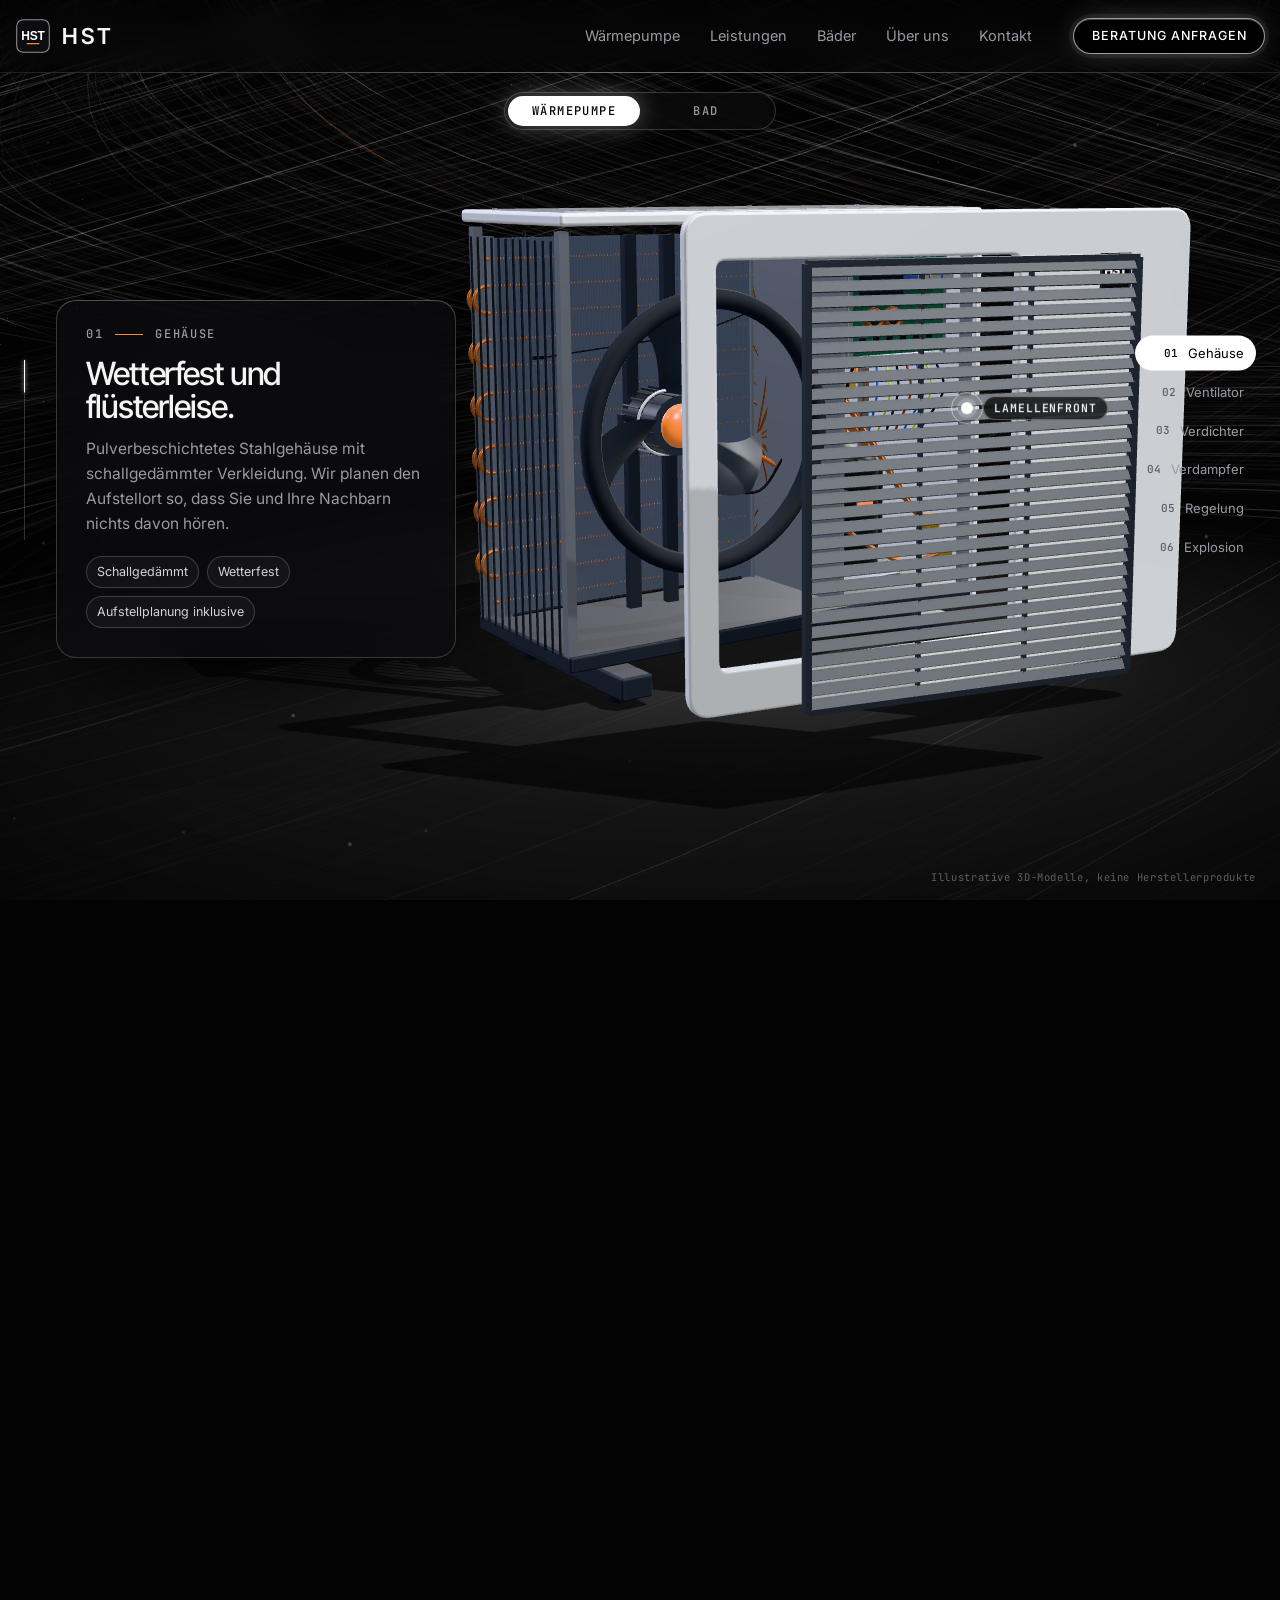
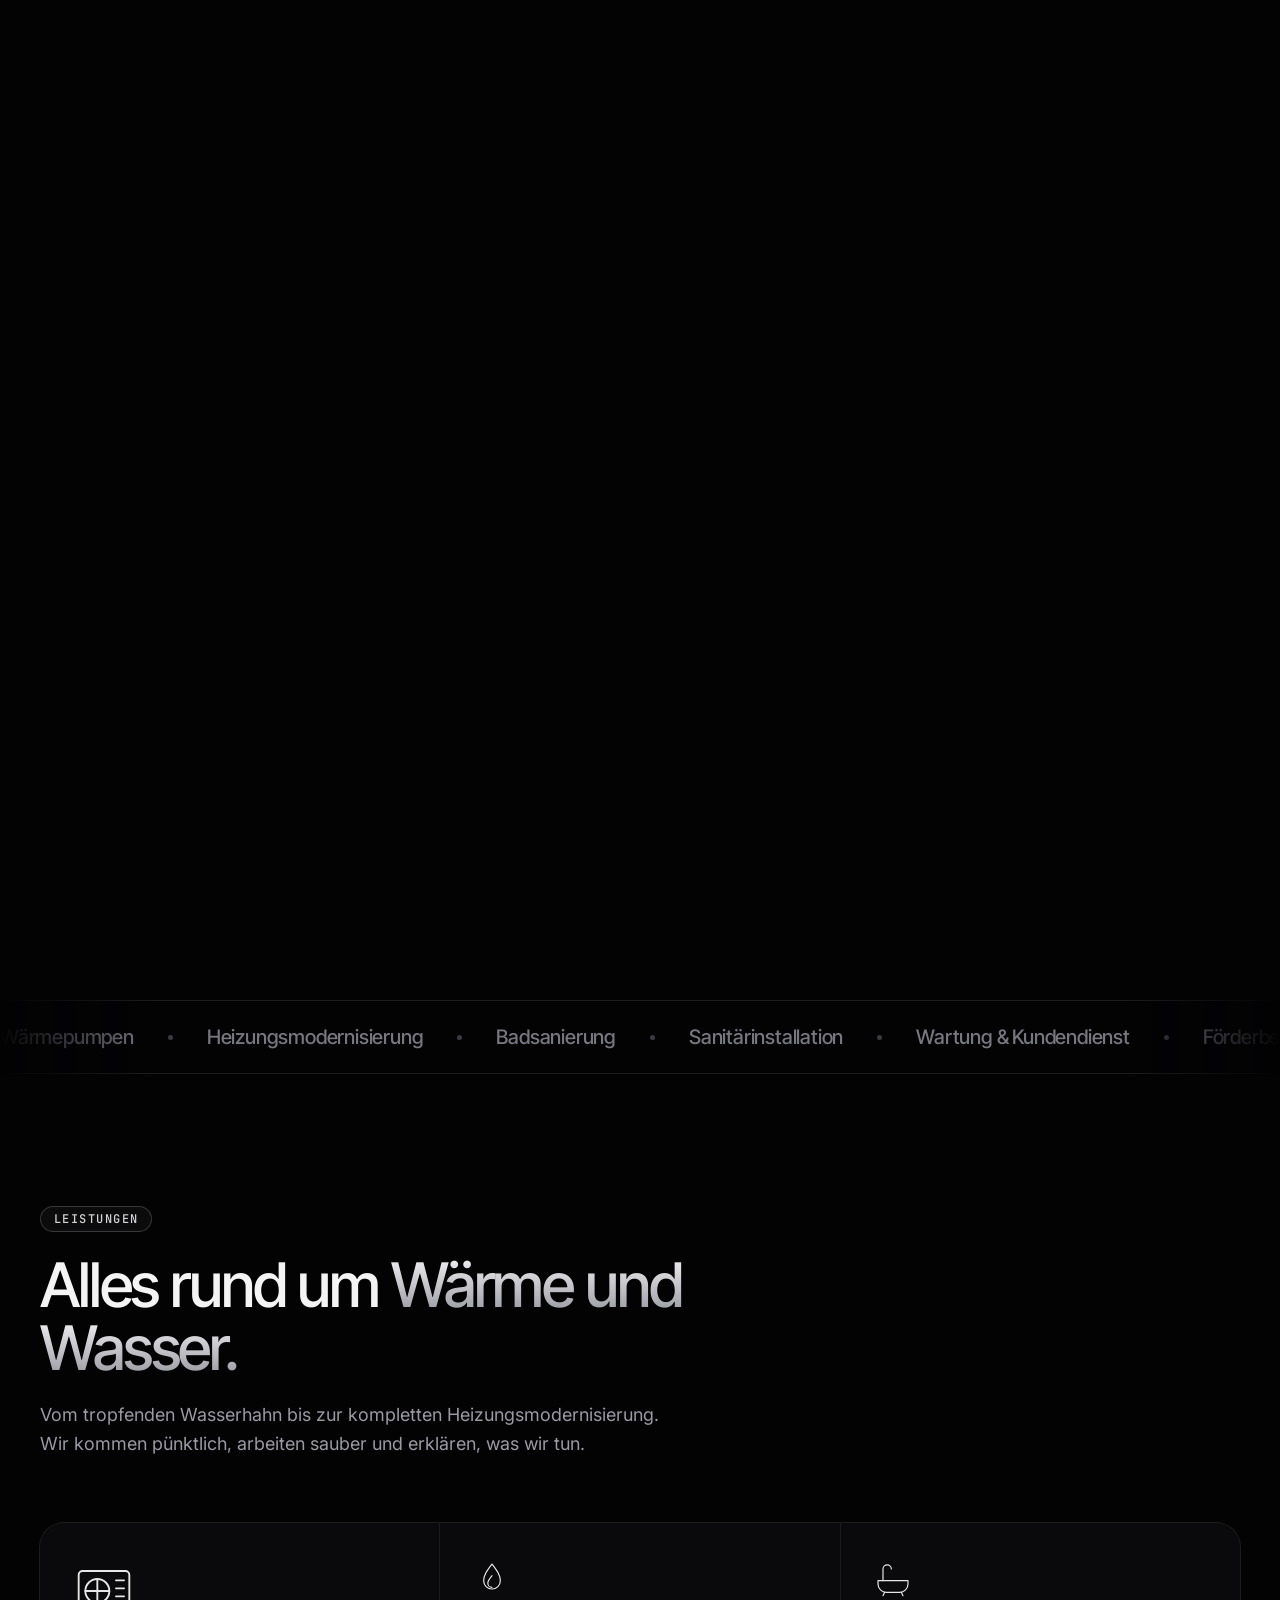
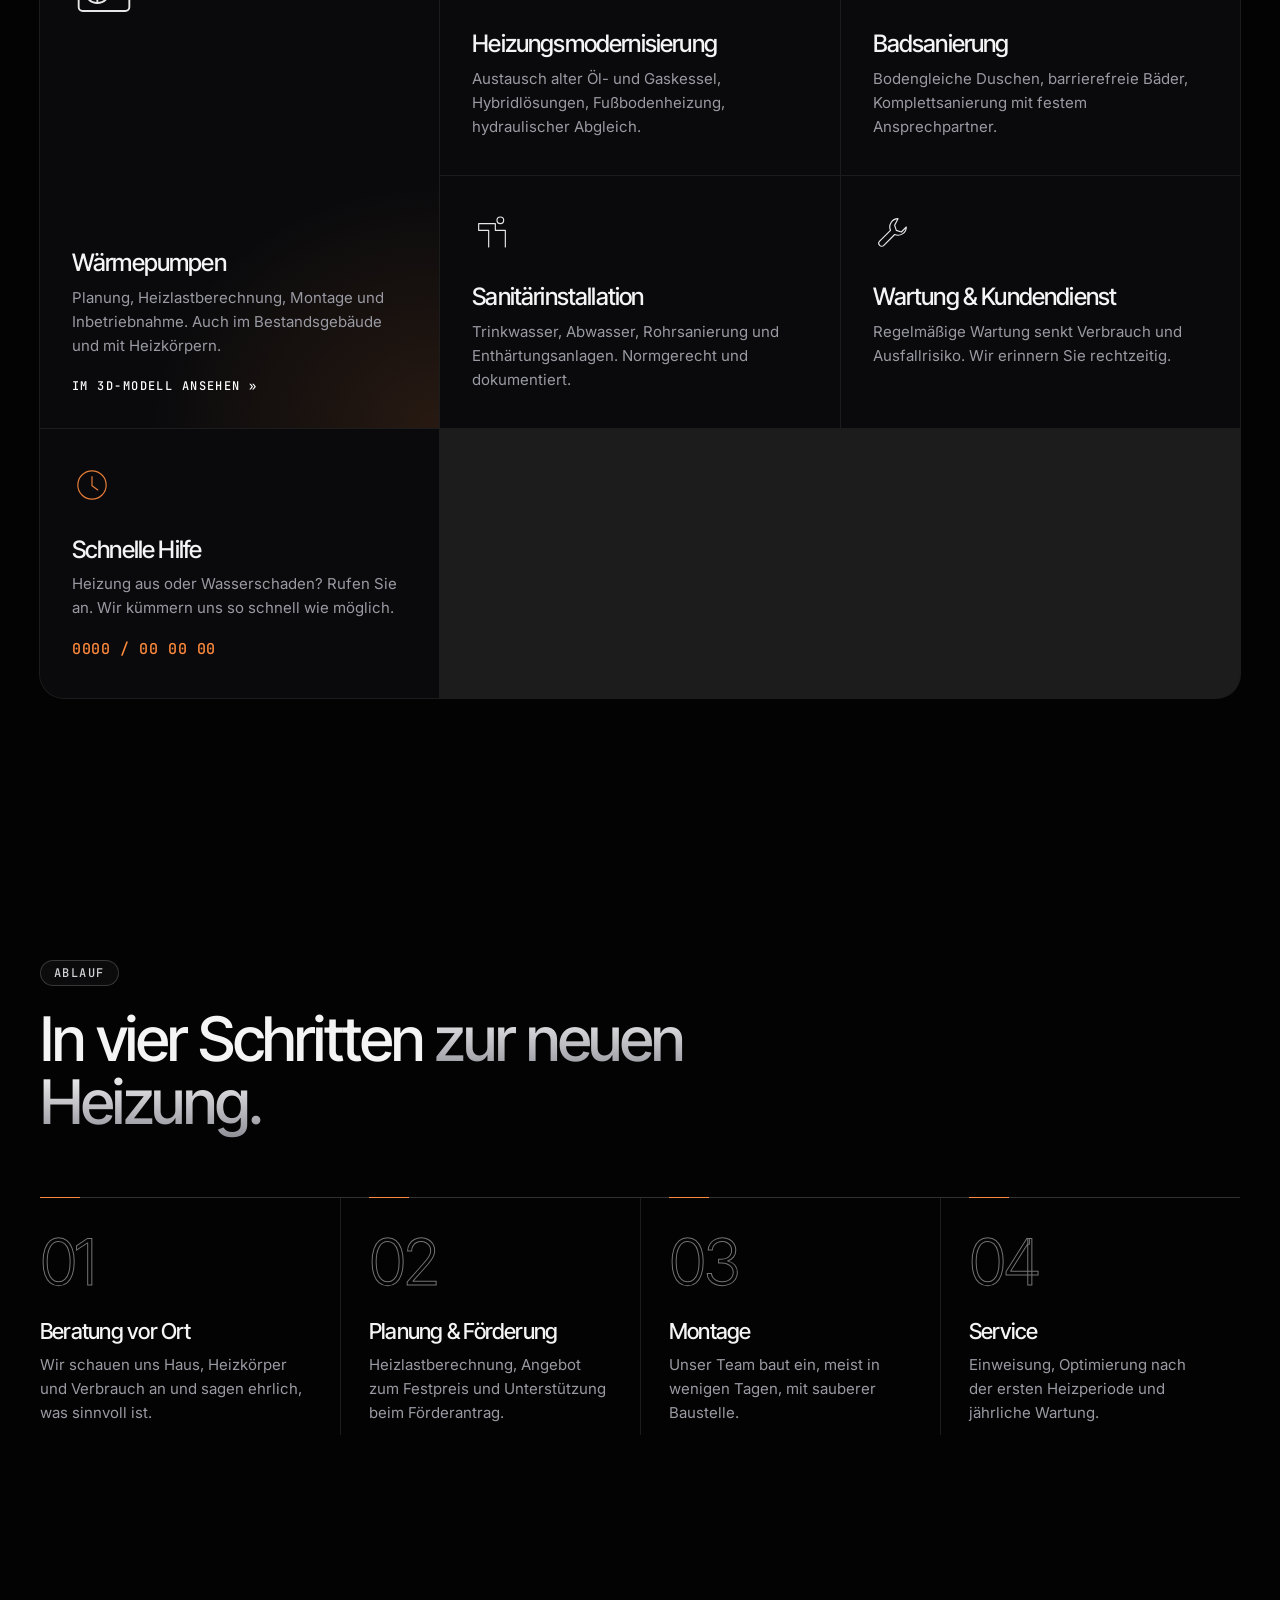
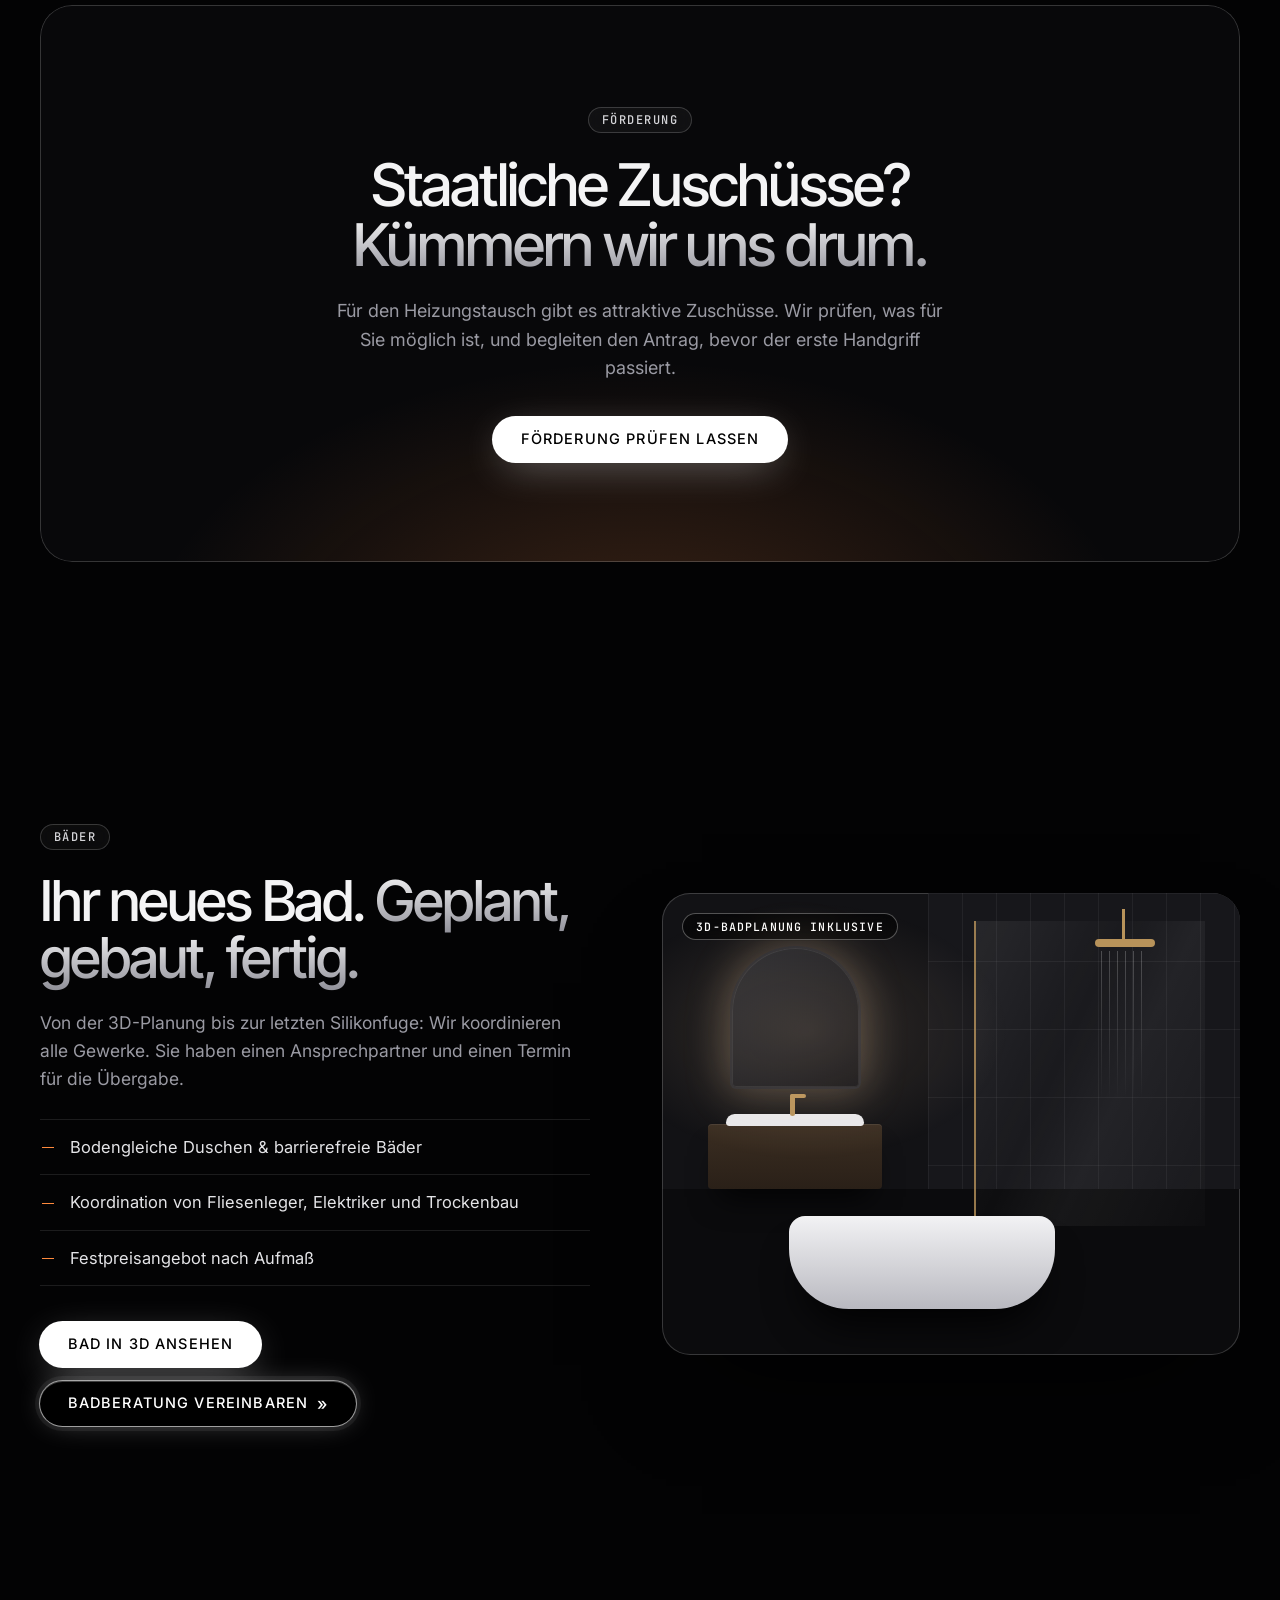
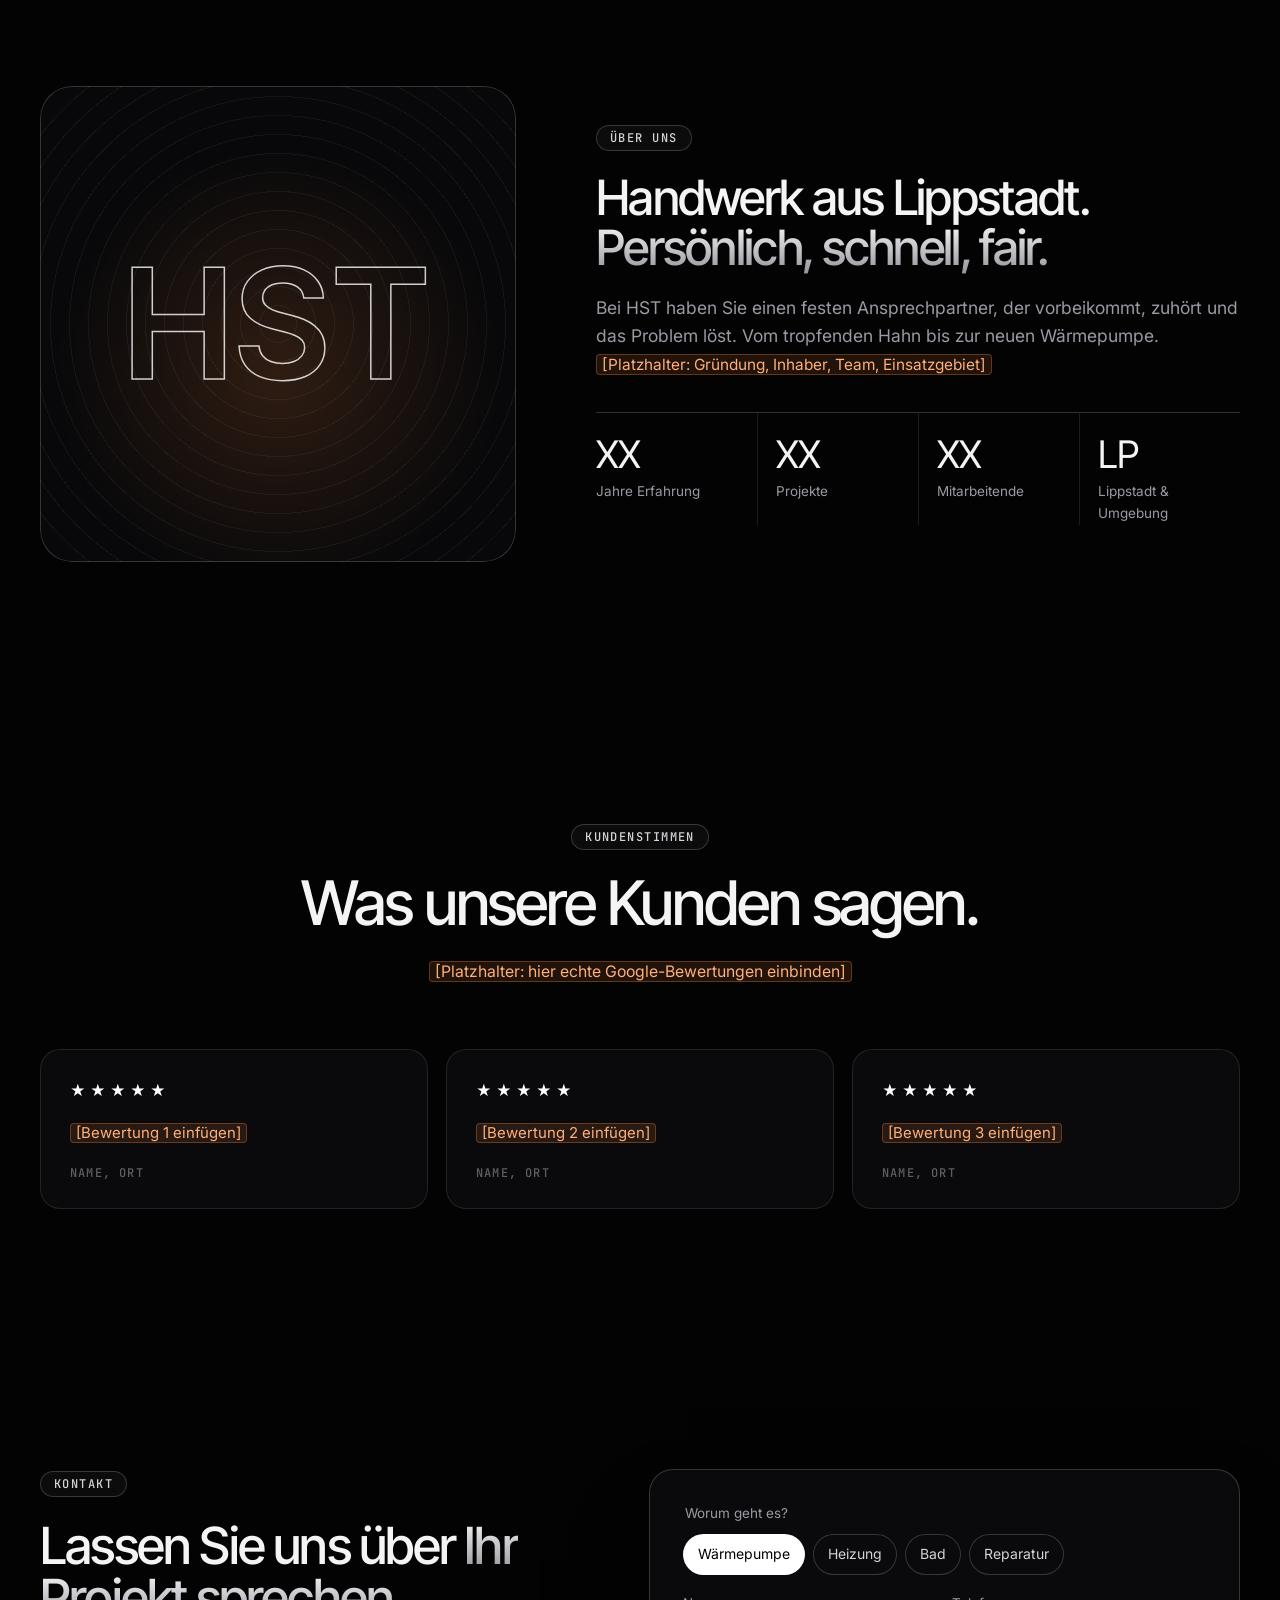
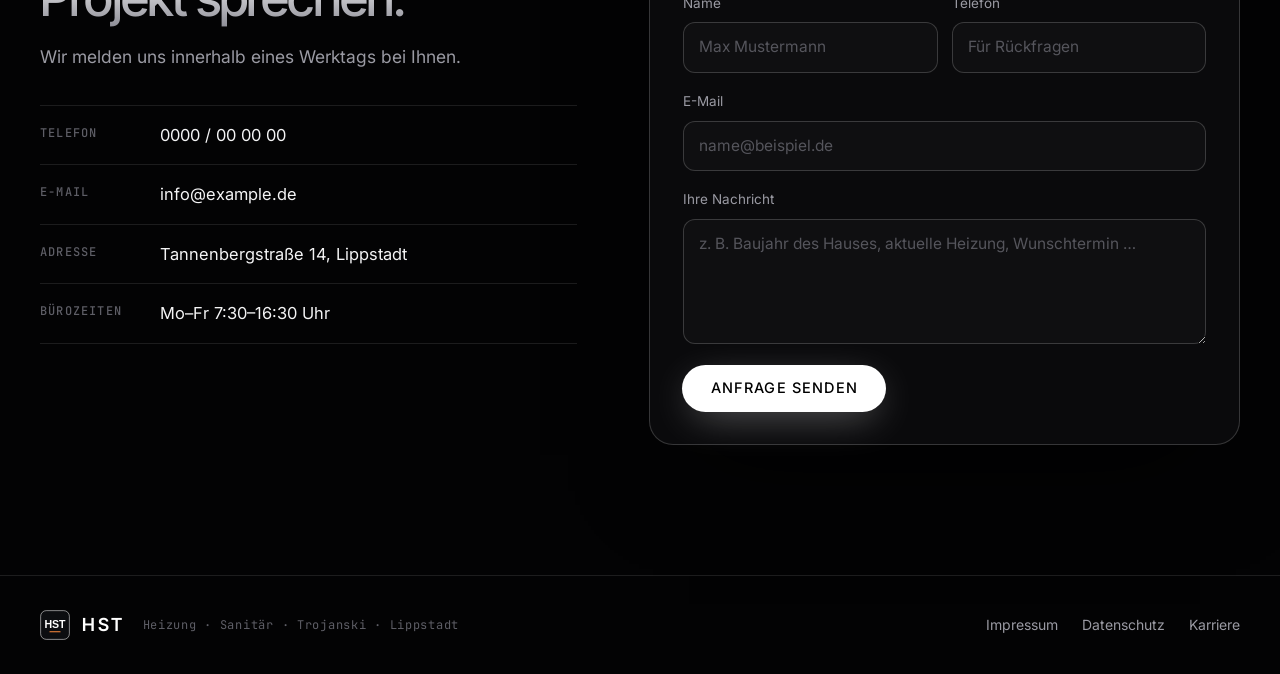
<file: site/index.html>
<!doctype html>
<html lang="de">
<head>
  <meta charset="utf-8">
  <meta name="viewport" content="width=device-width, initial-scale=1">
  <meta name="theme-color" content="#030304">
  <title>HST Heizung · Sanitär · Trojanski</title>
  <meta name="description" content="HST – Heizung, Sanitär, Trojanski: Ihr Fachbetrieb für Heizung, Bad und Wärmepumpen in Lippstadt.">
  <link rel="icon" href="assets/hst-mark.svg" type="image/svg+xml">
  <link rel="preconnect" href="https://fonts.googleapis.com">
  <link rel="preconnect" href="https://fonts.gstatic.com" crossorigin>
  <link href="https://fonts.googleapis.com/css2?family=Inter+Tight:wght@300;400;500;600&family=Inter:wght@400;500;600&family=JetBrains+Mono:wght@400;500&display=swap" rel="stylesheet">
  <link rel="stylesheet" href="css/styles.css">
  <script type="importmap">{ "imports": { "three": "./vendor/three.module.min.js" } }</script>
</head>
<body>

<header class="site-header">
  <div class="header-inner">
    <a class="brand" href="#top" aria-label="HST Startseite">
      <img src="assets/hst-mark.svg" alt="" width="34" height="34">
      <span>HST</span>
    </a>
    <nav class="main-nav" id="main-nav" aria-label="Hauptnavigation">
      <a href="#story">Wärmepumpe</a>
      <a href="#leistungen">Leistungen</a>
      <a href="#bad">Bäder</a>
      <a href="#ueber-uns">Über uns</a>
      <a href="#kontakt">Kontakt</a>
      <a class="nav-cta" href="#kontakt">Beratung anfragen</a>
    </nav>
    <a class="btn btn-outline header-btn" href="#kontakt">Beratung anfragen</a>
    <button class="menu-toggle" aria-label="Menü öffnen" aria-expanded="false" aria-controls="main-nav"><span></span><span></span><span></span></button>
  </div>
</header>

<main id="top">

  <!-- ============ Scroll-Story: Wärmepumpe ============ -->
  <section id="story" aria-label="Die Wärmepumpe im Detail">
    <div class="stage">
      <canvas id="scene" aria-hidden="true"></canvas>
      <div class="vignette" aria-hidden="true"></div>

      <div class="hero-copy" data-mode="wp">
        <p class="pill-label"><span class="pulse"></span>Heizung &amp; Sanitär · Lippstadt</p>
        <h1>Die Wärmepumpe,<br><span class="fade">sauber eingebaut.</span></h1>
        <p class="lead">Wir planen, installieren und warten Wärmepumpen, Heizungen und Bäder. <br>Persönlich, ordentlich und zu fairen Preisen.</p>
        <div class="hero-actions">
          <a class="btn btn-outline" href="#kontakt">Beratung anfragen <span aria-hidden="true">»</span></a>
          <a class="btn btn-white" href="#story-start">Wärmepumpe erkunden</a>
        </div>
      </div>

      <div class="hero-copy" data-mode="bad">
        <p class="pill-label"><span class="pulse"></span>Bäder · Lippstadt</p>
        <h1>Ihr neues Bad,<br><span class="fade">bis ins Detail geplant.</span></h1>
        <p class="lead">Freistehende Wanne, schwarze Akzente, warme Fliesen. <br>Wir bauen Bäder, in denen alles sitzt, auch das, was man nicht sieht.</p>
        <div class="hero-actions">
          <a class="btn btn-outline" href="#kontakt">Badberatung anfragen <span aria-hidden="true">»</span></a>
          <a class="btn btn-white" href="#story-start">Bad erkunden</a>
        </div>
      </div>

      <div class="mode-switch" role="group" aria-label="3D-Modell wählen" data-mode="wp">
        <button type="button" data-set-mode="wp" aria-pressed="true">Wärmepumpe</button>
        <button type="button" data-set-mode="bad" aria-pressed="false">Bad</button>
        <i aria-hidden="true"></i>
      </div>
      <p class="scroll-hint" aria-hidden="true"><span></span>Scrollen</p>

      <article class="stage-card left" data-mode="wp" data-stage="gehaeuse">
        <p class="num">01 <i></i> Gehäuse</p>
        <h2>Wetterfest und flüsterleise.</h2>
        <p>Pulverbeschichtetes Stahlgehäuse mit schallgedämmter Verkleidung. Wir planen den Aufstellort so, dass Sie und Ihre Nachbarn nichts davon hören.</p>
        <ul class="chips"><li>Schallgedämmt</li><li>Wetterfest</li><li>Aufstellplanung inklusive</li></ul>
      </article>

      <article class="stage-card right" data-mode="wp" data-stage="ventilator">
        <p class="num">02 <i></i> Ventilator</p>
        <h2>Holt die Wärme aus der Luft.</h2>
        <p>Der drehzahlgeregelte EC-Ventilator zieht Außenluft durch den Wärmetauscher. So langsam wie möglich, so schnell wie nötig.</p>
        <ul class="chips"><li>Drehzahlgeregelt</li><li>Leiser Nachtmodus</li><li>Energiesparend</li></ul>
      </article>

      <article class="stage-card left" data-mode="wp" data-stage="verdichter">
        <p class="num">03 <i></i> Verdichter</p>
        <h2>Das Herz der Anlage.</h2>
        <p>Der Inverter-Verdichter hebt die Umweltwärme auf Heiztemperatur und passt seine Leistung stufenlos an Ihr Haus an. Für Heizkörper und Fußbodenheizung.</p>
        <ul class="chips"><li>Stufenlos modulierend</li><li>Schwingungsentkoppelt</li></ul>
      </article>

      <article class="stage-card right" data-mode="wp" data-stage="verdampfer">
        <p class="num">04 <i></i> Verdampfer</p>
        <h2>Wärme, auch bei Frost.</h2>
        <p>Hunderte Aluminium-Lamellen und Kupferrohre nehmen Energie aus der Außenluft auf, auch bei Minusgraden. Die Abtauautomatik hält sie eisfrei.</p>
        <ul class="chips"><li>Abtauautomatik</li><li>Korrosionsschutz</li><li>Große Tauscherfläche</li></ul>
      </article>

      <article class="stage-card left" data-mode="wp" data-stage="regelung">
        <p class="num">05 <i></i> Regelung</p>
        <h2>Regelung, die mitdenkt.</h2>
        <p>Die Elektronik steuert Verdichter und Ventilator, die App zeigt Verbrauch und Effizienz. Wir richten alles ein und optimieren nach der ersten Heizperiode.</p>
        <ul class="chips"><li>App-Steuerung</li><li>Fernwartung</li><li>Hydraulischer Abgleich</li></ul>
      </article>

      <article class="stage-card wide" data-mode="wp" data-stage="explosion">
        <p class="num">06 <i></i> Alles aus einer Hand</p>
        <h2>Hunderte Teile. Ein Ansprechpartner.</h2>
        <p>Heizlastberechnung, Förderantrag, Montage, Inbetriebnahme und Wartung: Bei HST bleibt alles in einer Hand.</p>
        <a class="btn btn-white" href="#kontakt">Wärmepumpen-Check vereinbaren</a>
      </article>

      <article class="stage-card left" data-mode="bad" data-stage="wanne">
        <p class="num">01 <i></i> Badewanne</p>
        <h2>Freistehend und federleicht.</h2>
        <p>Rechteckwanne mit hauchdünnem Rand, frei im Raum. Darunter stecken verstellbarer Wannenträger, Ab- und Überlaufgarnitur und der Anschluss im Boden. Alles geplant, bevor die Fliesen kommen.</p>
        <ul class="chips"><li>Freistehende Wanne</li><li>Bodenstand-Armatur</li><li>Ab- &amp; Überlauf</li></ul>
      </article>

      <article class="stage-card right" data-mode="bad" data-stage="waschtisch">
        <p class="num">02 <i></i> Waschtisch</p>
        <h2>Schwarzes Aufsatzbecken auf Eiche.</h2>
        <p>Rundes Aufsatzbecken in Mattschwarz, Wandarmatur, hinterleuchteter Spiegel. Hinter der Front sitzen Eckventile, Siphon und Leitungen, exakt auf das Möbel abgestimmt.</p>
        <ul class="chips"><li>Aufsatzbecken</li><li>Wandarmatur</li><li>Unterputz-Anschlüsse</li></ul>
      </article>

      <article class="stage-card left" data-mode="bad" data-stage="vorwand">
        <p class="num">03 <i></i> Vorwandtechnik</p>
        <h2>Was hinter der Wand steckt.</h2>
        <p>Das wandhängende WC sitzt auf einem Tragrahmen mit Unterputzspülkasten. Die Vorwand verbirgt Technik und Rohre, und der Boden darunter bleibt frei und leicht zu reinigen.</p>
        <ul class="chips"><li>Wandhängendes WC</li><li>Unterputzspülkasten</li><li>Schallschutz</li></ul>
      </article>

      <article class="stage-card right" data-mode="bad" data-stage="boden">
        <p class="num">04 <i></i> Fußbodenheizung</p>
        <h2>Warme Füße, ganz ohne Heizkörper.</h2>
        <p>Unter Fliesen und Estrich liegen die Heizrohre auf der Dämmung. Mit niedriger Vorlauftemperatur ist das die ideale Ergänzung zur Wärmepumpe.</p>
        <ul class="chips"><li>Niedrige Vorlauftemperatur</li><li>Ideal mit Wärmepumpe</li><li>Gleichmäßige Wärme</li></ul>
      </article>

      <article class="stage-card wide" data-mode="bad" data-stage="explosion">
        <p class="num">05 <i></i> Alles aus einer Hand</p>
        <h2>Ein Bad. Alle Gewerke. Ein Ansprechpartner.</h2>
        <p>Sanitär, Heizung, Fliesen, Elektrik: Wir koordinieren alles, und Sie bekommen ein fertiges Bad zum Festpreis.</p>
        <a class="btn btn-white" href="#kontakt">Badberatung vereinbaren</a>
      </article>

      <div id="tag" aria-hidden="true"><i></i><span></span></div>

      <nav class="stage-nav" data-mode="wp" aria-label="Bauteile Wärmepumpe">
        <button data-stage="gehaeuse"><b>01</b><span>Gehäuse</span></button>
        <button data-stage="ventilator"><b>02</b><span>Ventilator</span></button>
        <button data-stage="verdichter"><b>03</b><span>Verdichter</span></button>
        <button data-stage="verdampfer"><b>04</b><span>Verdampfer</span></button>
        <button data-stage="regelung"><b>05</b><span>Regelung</span></button>
        <button data-stage="explosion"><b>06</b><span>Explosion</span></button>
      </nav>
      <nav class="stage-nav" data-mode="bad" aria-label="Bauteile Bad">
        <button data-stage="wanne"><b>01</b><span>Badewanne</span></button>
        <button data-stage="waschtisch"><b>02</b><span>Waschtisch</span></button>
        <button data-stage="vorwand"><b>03</b><span>Vorwand</span></button>
        <button data-stage="boden"><b>04</b><span>Fußbodenheizung</span></button>
        <button data-stage="explosion"><b>05</b><span>Explosion</span></button>
      </nav>
      <div class="story-progress" aria-hidden="true"><i></i></div>
      <div class="stage-fade" aria-hidden="true"></div>
      <p class="model-note">Illustrative 3D-Modelle, keine Herstellerprodukte</p>
    </div>
    <span id="story-start" class="story-anchor" aria-hidden="true"></span>
  </section>

  <!-- ============ Vertrauensleiste ============ -->
  <div class="trust" aria-label="Auf einen Blick">
    <div class="trust-track">
      <span>Wärmepumpen</span><i></i><span>Heizungsmodernisierung</span><i></i><span>Badsanierung</span><i></i><span>Sanitärinstallation</span><i></i><span>Wartung &amp; Kundendienst</span><i></i><span>Förderberatung</span><i></i>
      <span>Wärmepumpen</span><i></i><span>Heizungsmodernisierung</span><i></i><span>Badsanierung</span><i></i><span>Sanitärinstallation</span><i></i><span>Wartung &amp; Kundendienst</span><i></i><span>Förderberatung</span><i></i>
    </div>
  </div>

  <!-- ============ Leistungen ============ -->
  <section id="leistungen" class="section">
    <div class="wrap">
      <header class="section-head">
        <p class="pill-label">Leistungen</p>
        <h2>Alles rund um <span class="fade">Wärme und Wasser.</span></h2>
        <p>Vom tropfenden Wasserhahn bis zur kompletten Heizungsmodernisierung. Wir kommen pünktlich, arbeiten sauber und erklären, was wir tun.</p>
      </header>
      <div class="bento">
        <a class="tile tile-lg" href="#story" data-set-mode="wp">
          <svg viewBox="0 0 48 48" aria-hidden="true"><rect x="5" y="9" width="38" height="30" rx="3"/><circle cx="19" cy="24" r="9"/><path d="M19 15v18M10 24h18M33 16h6M33 22h6M33 28h6"/></svg>
          <h3>Wärmepumpen</h3>
          <p>Planung, Heizlastberechnung, Montage und Inbetriebnahme. Auch im Bestandsgebäude und mit Heizkörpern.</p>
          <span class="more">Im 3D-Modell ansehen</span>
        </a>
        <a class="tile" href="#kontakt">
          <svg viewBox="0 0 48 48" aria-hidden="true"><path d="M24 6c6 8 10 13 10 20a10 10 0 0 1-20 0c0-7 4-12 10-20z"/><path d="M24 34a5 5 0 0 1-5-5c0-3 2-5 5-9"/></svg>
          <h3>Heizungsmodernisierung</h3>
          <p>Austausch alter Öl- und Gaskessel, Hybridlösungen, Fußbodenheizung, hydraulischer Abgleich.</p>
        </a>
        <a class="tile" href="#story" data-set-mode="bad">
          <svg viewBox="0 0 48 48" aria-hidden="true"><path d="M6 26h36v4a10 10 0 0 1-10 10H16A10 10 0 0 1 6 30z"/><path d="M12 26V12a5 5 0 0 1 10 0M14 40l-2 4M34 40l2 4"/></svg>
          <h3>Badsanierung</h3>
          <p>Bodengleiche Duschen, barrierefreie Bäder, Komplettsanierung mit festem Ansprechpartner.</p>
        </a>
        <a class="tile" href="#kontakt">
          <svg viewBox="0 0 48 48" aria-hidden="true"><path d="M8 14h20v8h12v20M8 14v8h12v20"/><circle cx="34" cy="10" r="4"/></svg>
          <h3>Sanitärinstallation</h3>
          <p>Trinkwasser, Abwasser, Rohrsanierung und Enthärtungsanlagen. Normgerecht und dokumentiert.</p>
        </a>
        <a class="tile" href="#kontakt">
          <svg viewBox="0 0 48 48" aria-hidden="true"><path d="M30 8a10 10 0 0 0-9 14L8 35a3.5 3.5 0 0 0 5 5l13-13a10 10 0 0 0 14-9l-6 6-6-2-2-6z"/></svg>
          <h3>Wartung &amp; Kundendienst</h3>
          <p>Regelmäßige Wartung senkt Verbrauch und Ausfallrisiko. Wir erinnern Sie rechtzeitig.</p>
        </a>
        <a class="tile tile-accent" href="tel:+490000000000">
          <svg viewBox="0 0 48 48" aria-hidden="true"><circle cx="24" cy="24" r="17"/><path d="M24 14v11l7 5"/></svg>
          <h3>Schnelle Hilfe</h3>
          <p>Heizung aus oder Wasserschaden? Rufen Sie an. Wir kümmern uns so schnell wie möglich.</p>
          <span class="more">0000 / 00 00 00</span>
        </a>
      </div>
    </div>
  </section>

  <!-- ============ Ablauf ============ -->
  <section id="ablauf" class="section">
    <div class="wrap">
      <header class="section-head">
        <p class="pill-label">Ablauf</p>
        <h2>In vier Schritten <span class="fade">zur neuen Heizung.</span></h2>
      </header>
      <ol class="steps">
        <li><b>01</b><h3>Beratung vor Ort</h3><p>Wir schauen uns Haus, Heizkörper und Verbrauch an und sagen ehrlich, was sinnvoll ist.</p></li>
        <li><b>02</b><h3>Planung &amp; Förderung</h3><p>Heizlastberechnung, Angebot zum Festpreis und Unterstützung beim Förderantrag.</p></li>
        <li><b>03</b><h3>Montage</h3><p>Unser Team baut ein, meist in wenigen Tagen, mit sauberer Baustelle.</p></li>
        <li><b>04</b><h3>Service</h3><p>Einweisung, Optimierung nach der ersten Heizperiode und jährliche Wartung.</p></li>
      </ol>
    </div>
  </section>

  <!-- ============ Förderung ============ -->
  <section class="section funding-wrap">
    <div class="wrap">
      <div class="funding">
        <div class="funding-lines" aria-hidden="true"></div>
        <p class="pill-label">Förderung</p>
        <h2>Staatliche Zuschüsse?<br><span class="fade">Kümmern wir uns drum.</span></h2>
        <p>Für den Heizungstausch gibt es attraktive Zuschüsse. Wir prüfen, was für Sie möglich ist, und begleiten den Antrag, bevor der erste Handgriff passiert.</p>
        <a class="btn btn-white" href="#kontakt">Förderung prüfen lassen</a>
      </div>
    </div>
  </section>

  <!-- ============ Bad ============ -->
  <section id="bad" class="section">
    <div class="wrap bath-inner">
      <div class="bath-copy">
        <p class="pill-label">Bäder</p>
        <h2>Ihr neues Bad. <span class="fade">Geplant, gebaut, fertig.</span></h2>
        <p>Von der 3D-Planung bis zur letzten Silikonfuge: Wir koordinieren alle Gewerke. Sie haben einen Ansprechpartner und einen Termin für die Übergabe.</p>
        <ul class="checks">
          <li>Bodengleiche Duschen &amp; barrierefreie Bäder</li>
          <li>Koordination von Fliesenleger, Elektriker und Trockenbau</li>
          <li>Festpreisangebot nach Aufmaß</li>
        </ul>
        <div class="hero-actions left"><a class="btn btn-white" href="#story" data-set-mode="bad">Bad in 3D ansehen</a><a class="btn btn-outline" href="#kontakt">Badberatung vereinbaren <span aria-hidden="true">»</span></a></div>
      </div>
      <div class="bath-visual" aria-hidden="true">
        <div class="tiles"></div>
        <div class="mirror"></div>
        <div class="shower"><span></span></div>
        <div class="vanity"><i></i></div>
        <div class="tub"></div>
        <div class="bath-badge">3D-Badplanung inklusive</div>
      </div>
    </div>
  </section>

  <!-- ============ Über uns ============ -->
  <section id="ueber-uns" class="section">
    <div class="wrap about">
      <div class="about-mark" aria-hidden="true"><span>HST</span></div>
      <div class="about-copy">
        <p class="pill-label">Über uns</p>
        <h2>Handwerk aus Lippstadt. <span class="fade">Persönlich, schnell, fair.</span></h2>
        <p>Bei HST haben Sie einen festen Ansprechpartner, der vorbeikommt, zuhört und das Problem löst. Vom tropfenden Hahn bis zur neuen Wärmepumpe. <span class="placeholder">[Platzhalter: Gründung, Inhaber, Team, Einsatzgebiet]</span></p>
        <dl class="stats">
          <div><dt>XX</dt><dd>Jahre Erfahrung</dd></div>
          <div><dt>XX</dt><dd>Projekte</dd></div>
          <div><dt>XX</dt><dd>Mitarbeitende</dd></div>
          <div><dt>LP</dt><dd>Lippstadt &amp; Umgebung</dd></div>
        </dl>
      </div>
    </div>
  </section>

  <!-- ============ Kundenstimmen ============ -->
  <section id="stimmen" class="section">
    <div class="wrap">
      <header class="section-head center">
        <p class="pill-label">Kundenstimmen</p>
        <h2>Was unsere Kunden sagen.</h2>
        <p><span class="placeholder">[Platzhalter: hier echte Google-Bewertungen einbinden]</span></p>
      </header>
      <div class="reviews">
        <figure class="review"><div class="stars">★★★★★</div><blockquote><span class="placeholder">[Bewertung 1 einfügen]</span></blockquote><figcaption>Name, Ort</figcaption></figure>
        <figure class="review"><div class="stars">★★★★★</div><blockquote><span class="placeholder">[Bewertung 2 einfügen]</span></blockquote><figcaption>Name, Ort</figcaption></figure>
        <figure class="review"><div class="stars">★★★★★</div><blockquote><span class="placeholder">[Bewertung 3 einfügen]</span></blockquote><figcaption>Name, Ort</figcaption></figure>
      </div>
    </div>
  </section>

  <!-- ============ Kontakt ============ -->
  <section id="kontakt" class="section">
    <div class="wrap contact-inner">
      <div class="contact-copy">
        <p class="pill-label">Kontakt</p>
        <h2>Lassen Sie uns über <span class="fade">Ihr Projekt sprechen.</span></h2>
        <p>Wir melden uns innerhalb eines Werktags bei Ihnen.</p>
        <ul class="contact-list">
          <li><span>Telefon</span><a href="tel:+490000000000">0000 / 00 00 00</a></li>
          <li><span>E-Mail</span><a href="mailto:info@example.de">info@example.de</a></li>
          <li><span>Adresse</span>Tannenbergstraße 14, Lippstadt</li>
          <li><span>Bürozeiten</span>Mo–Fr 7:30–16:30 Uhr</li>
        </ul>
      </div>
      <form class="contact-form" onsubmit="event.preventDefault(); this.classList.add('sent');">
        <fieldset class="topic">
          <legend>Worum geht es?</legend>
          <label><input type="radio" name="topic" checked><span>Wärmepumpe</span></label>
          <label><input type="radio" name="topic"><span>Heizung</span></label>
          <label><input type="radio" name="topic"><span>Bad</span></label>
          <label><input type="radio" name="topic"><span>Reparatur</span></label>
        </fieldset>
        <div class="row">
          <label>Name<input type="text" placeholder="Max Mustermann" required></label>
          <label>Telefon<input type="tel" placeholder="Für Rückfragen"></label>
        </div>
        <label>E-Mail<input type="email" placeholder="name@beispiel.de" required></label>
        <label>Ihre Nachricht<textarea rows="4" placeholder="z. B. Baujahr des Hauses, aktuelle Heizung, Wunschtermin …"></textarea></label>
        <button class="btn btn-white" type="submit">Anfrage senden</button>
        <p class="sent-msg">Danke! (Mockup, es wurde nichts versendet.)</p>
      </form>
    </div>
  </section>
</main>

<footer class="site-footer">
  <div class="wrap footer-inner">
    <div class="brand"><img src="assets/hst-mark.svg" alt="" width="30" height="30"><span>HST</span><small>Heizung · Sanitär · Trojanski · Lippstadt</small></div>
    <nav><a href="#">Impressum</a><a href="#">Datenschutz</a><a href="#">Karriere</a></nav>
  </div>
</footer>

<script>
  // Mobiles Menü
  const mt = document.querySelector('.menu-toggle');
  mt.addEventListener('click', () => {
    const open = document.body.classList.toggle('menu-open');
    mt.setAttribute('aria-expanded', open);
    mt.setAttribute('aria-label', open ? 'Menü schließen' : 'Menü öffnen');
  });
  document.querySelectorAll('.main-nav a').forEach(a => a.addEventListener('click', () => { document.body.classList.remove('menu-open'); mt.setAttribute('aria-expanded', false); }));
</script>
<script type="module" src="js/main.js"></script>
</body>
</html>
</file>
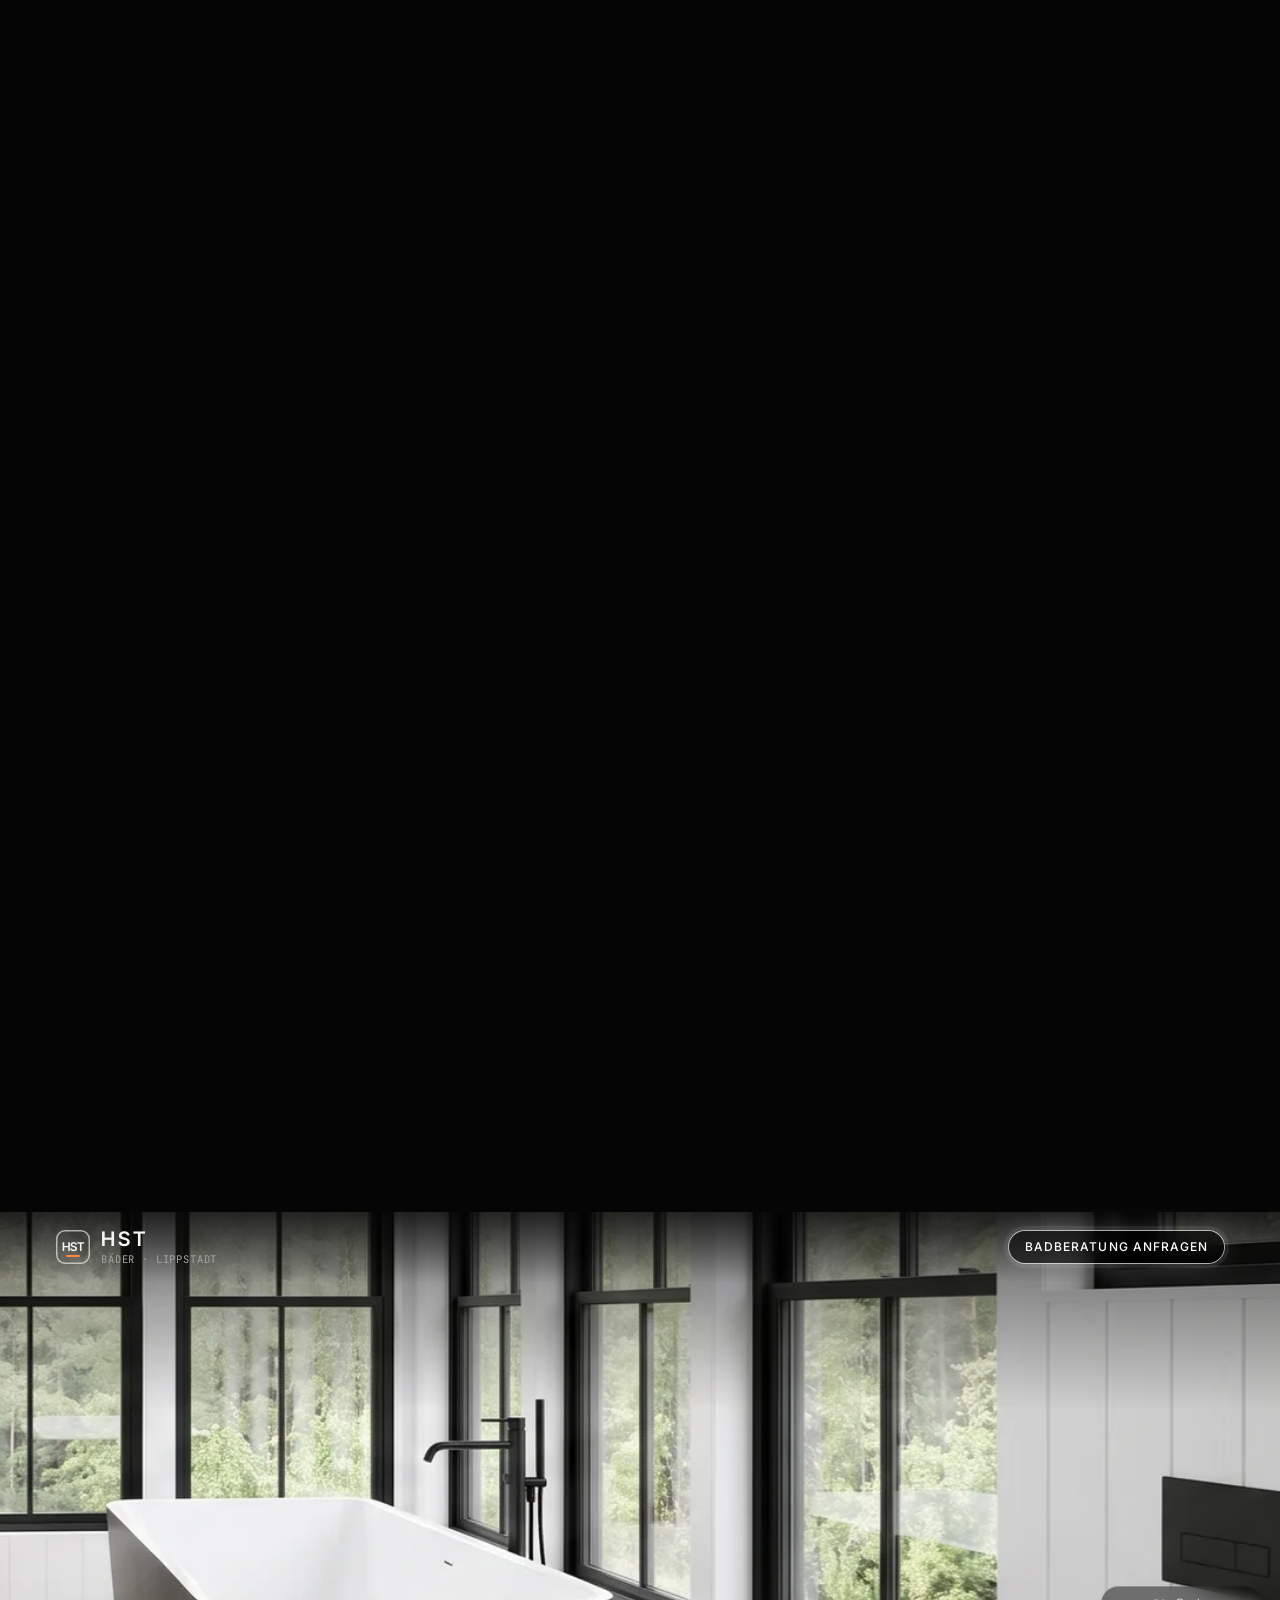
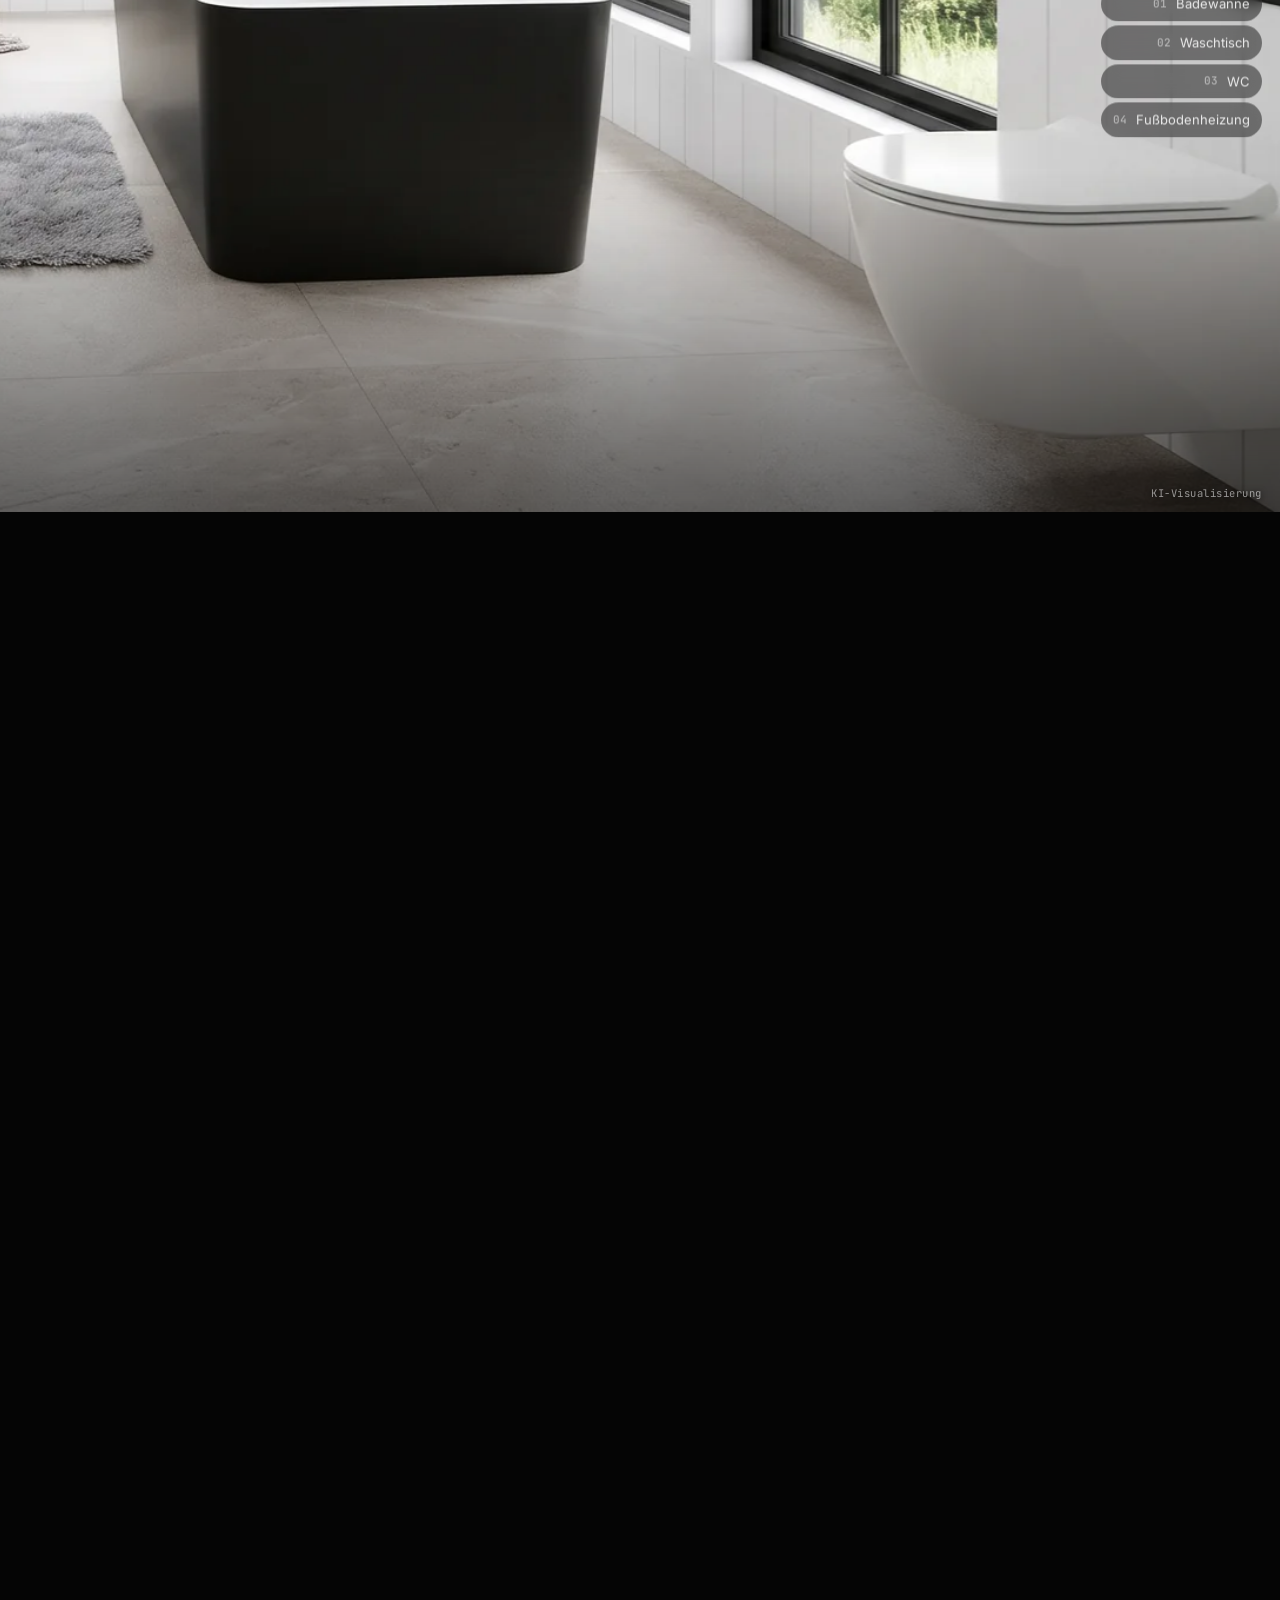
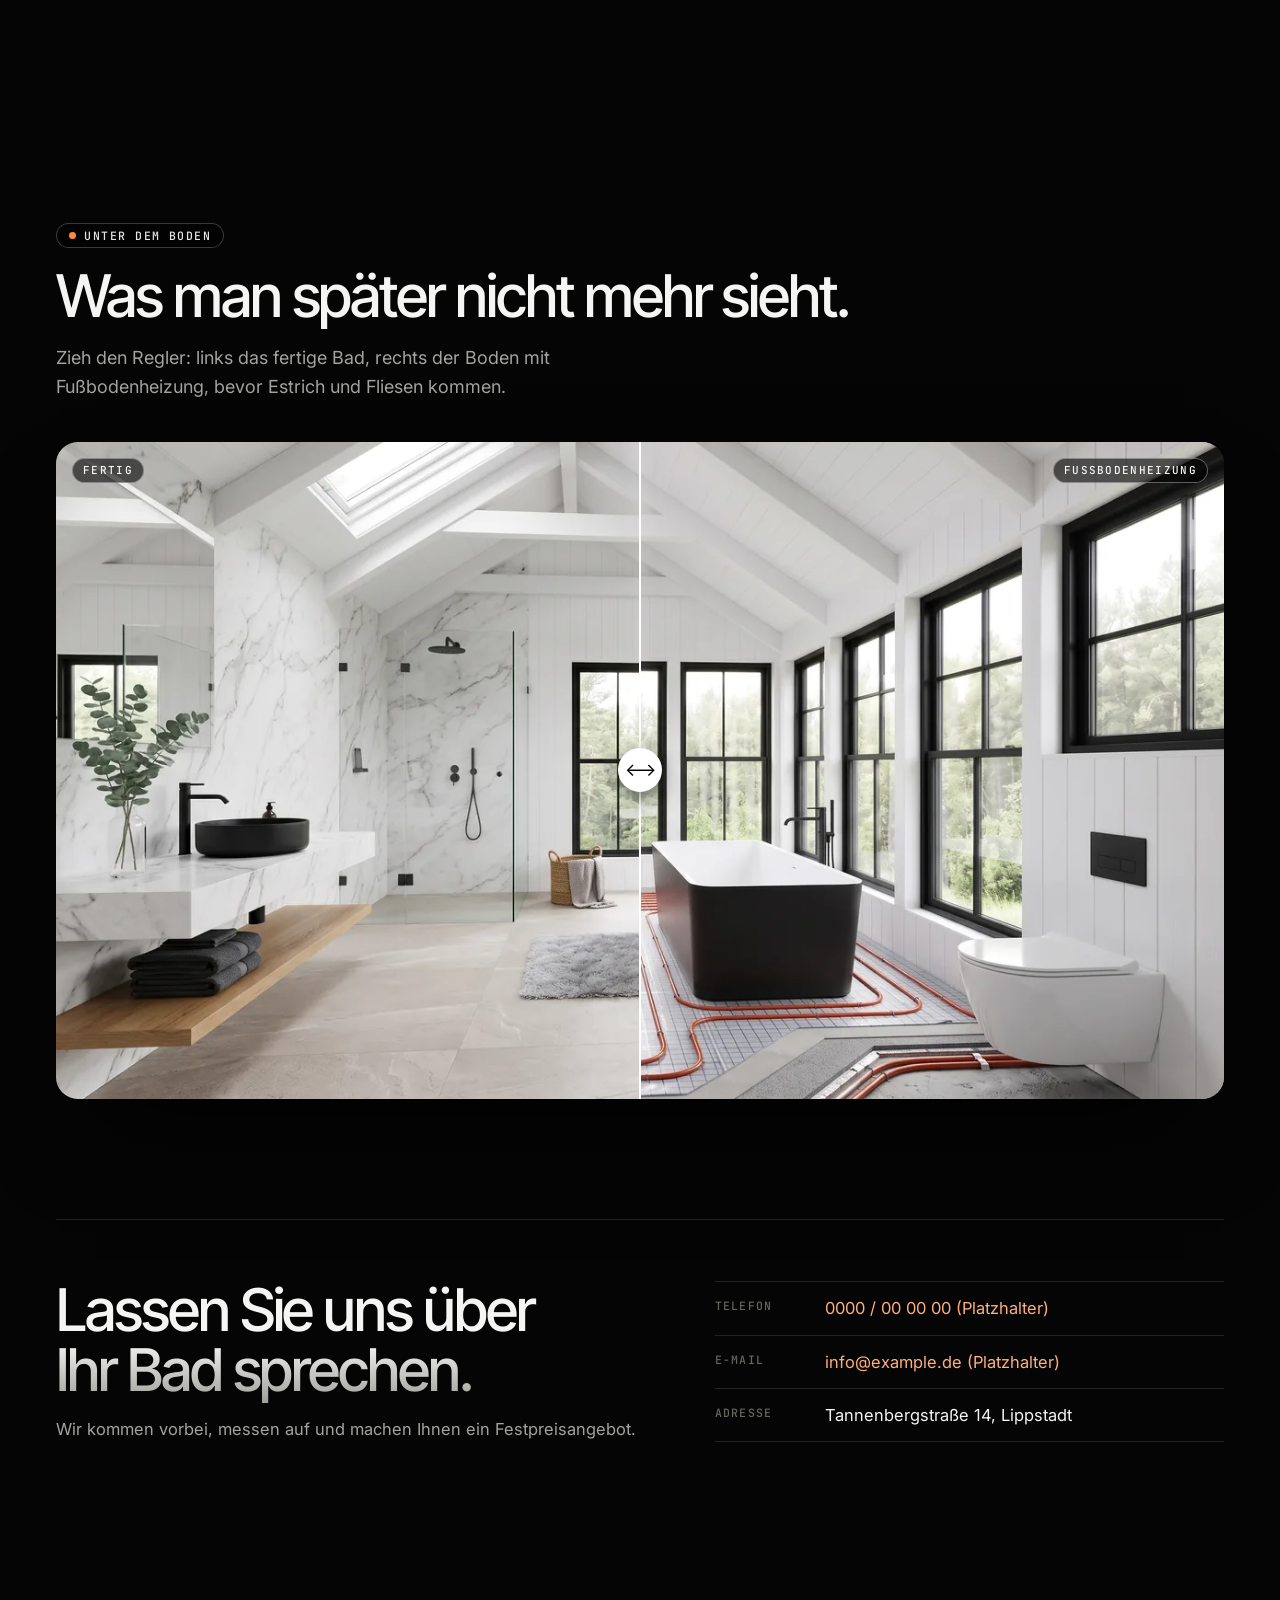
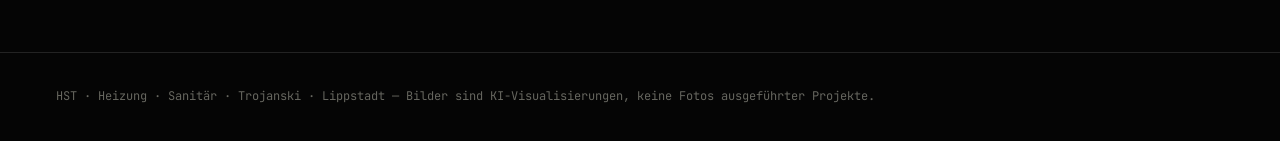
<file: site/bad.html>
<!doctype html>
<html lang="de">
<head>
<meta charset="utf-8">
<meta name="viewport" content="width=device-width, initial-scale=1, viewport-fit=cover">
<title>HST Bäder</title>
<meta name="description" content="HST – Heizung, Sanitär, Trojanski: moderne Bäder mit freistehender Wanne, Aufsatzbecken, wandhängendem WC und Fußbodenheizung.">
<meta name="theme-color" content="#050505">
<link rel="preconnect" href="https://fonts.googleapis.com">
<link rel="preconnect" href="https://fonts.gstatic.com" crossorigin>
<link href="https://fonts.googleapis.com/css2?family=Inter+Tight:wght@300;400;500;600&family=Inter:wght@400;500;600&family=JetBrains+Mono:wght@400;500&display=swap" rel="stylesheet">
<style>
/* Layout: ein bildschirmfüllendes Foto als Bühne, Kamerafahrt per Scroll, Glas-Karten darüber. Danach Vergleichs-Regler und Kontakt. */
:root {
  --bg: #050505;
  --bg-2: #0c0c0d;
  --panel: rgba(10, 10, 11, .62);
  --line: rgba(255, 255, 255, .12);
  --line-2: rgba(255, 255, 255, .22);
  --text: #f5f5f4;
  --muted: #a3a3a0;
  --dim: #66665f;
  --warm: #ff8a3d;
  --font: "Inter", system-ui, -apple-system, "Segoe UI", Roboto, sans-serif;
  --font-display: "Inter Tight", "Inter", system-ui, sans-serif;
  --font-mono: "JetBrains Mono", ui-monospace, Menlo, monospace;
  color-scheme: dark;
}
* { box-sizing: border-box; }
html { background: var(--bg); -webkit-text-size-adjust: 100%; }
body { margin: 0; background: var(--bg); color: var(--text); font: 400 16.5px/1.6 var(--font); -webkit-font-smoothing: antialiased; overflow-x: hidden; }
img { max-width: 100%; display: block; }
a { color: inherit; }
h1, h2, h3 { font-family: var(--font-display); font-weight: 500; letter-spacing: -.035em; line-height: 1.02; margin: 0; text-wrap: balance; }
.fade { background: linear-gradient(180deg, #fff 0%, #9b9b96 100%); -webkit-background-clip: text; background-clip: text; color: transparent; }
.wrap { width: min(1200px, 100%); margin-inline: auto; padding-left: max(16px, env(safe-area-inset-left, 0px)); padding-right: max(16px, env(safe-area-inset-right, 0px)); }

.btn { display: inline-flex; align-items: center; justify-content: center; gap: .6em; padding: 1.05em 1.8em; border-radius: 999px; text-decoration: none; border: 0; cursor: pointer; font: 500 13.5px/1 var(--font); letter-spacing: .09em; text-transform: uppercase; transition: transform .25s, box-shadow .25s; white-space: nowrap; }
.btn:hover { transform: translateY(-2px); }
.btn:focus-visible { outline: 2px solid #fff; outline-offset: 3px; }
.btn-white { background: #fff; color: #000; box-shadow: 0 10px 40px -10px rgba(255,255,255,.5); }
.btn-outline { background: rgba(0,0,0,.55); color: #fff; box-shadow: 0 0 0 1px rgba(255,255,255,.6), 0 0 0 5px rgba(255,255,255,.07), 0 0 30px -6px rgba(255,255,255,.35); backdrop-filter: blur(8px); }
.label { display: inline-flex; align-items: center; gap: .7em; margin: 0 0 18px; padding: 7px 13px; border-radius: 999px; font: 500 11.5px/1 var(--font-mono); letter-spacing: .13em; text-transform: uppercase; color: #e5e5e2; background: rgba(0,0,0,.35); box-shadow: inset 0 0 0 1px var(--line-2); backdrop-filter: blur(8px); }
.label i { width: 7px; height: 7px; border-radius: 50%; background: var(--warm); }

/* Header */
.site-header { position: fixed; z-index: 30; inset: 0 0 auto 0; padding-top: env(safe-area-inset-top, 0px); background: linear-gradient(rgba(5,5,5,.7), rgba(5,5,5,0)); }
.site-header .wrap { height: 70px; display: flex; align-items: center; justify-content: space-between; gap: 16px; }
.brand { display: flex; align-items: center; gap: 11px; text-decoration: none; }
.brand b { display: grid; place-items: center; width: 34px; height: 34px; border-radius: 9px; box-shadow: inset 0 0 0 1.5px rgba(255,255,255,.6); font: 600 12px/1 var(--font-display); position: relative; }
.brand b::after { content: ""; position: absolute; left: 10px; right: 10px; bottom: 7px; height: 2px; border-radius: 2px; background: var(--warm); }
.brand span { font: 600 20px/1 var(--font-display); letter-spacing: .14em; }
.brand small { display: block; font: 400 10.5px/1 var(--font-mono); letter-spacing: .08em; color: var(--muted); margin-top: 5px; text-transform: uppercase; }
.site-header .btn { padding: .85em 1.3em; font-size: 12px; }

/* Bühne */
#story { position: relative; height: 900vh; }
.stage { position: sticky; top: 0; height: 100vh; height: 100svh; overflow: hidden; background: #000; }
.photo { position: absolute; left: 0; top: 0; transform-origin: 0 0; will-change: transform; }
.photo img { position: absolute; inset: 0; width: 100%; height: 100%; max-width: none; object-fit: cover; user-select: none; -webkit-user-drag: none; }
.photo .heat { clip-path: inset(0 100% 0 0); }
.scan { position: absolute; top: 0; bottom: 0; width: 2px; margin-left: -1px; background: #fff; box-shadow: 0 0 18px 4px rgba(255,255,255,.65), 0 0 60px 18px rgba(255,138,61,.45); opacity: 0; pointer-events: none; }
.shade { position: absolute; inset: 0; pointer-events: none; background: linear-gradient(180deg, rgba(0,0,0,.55) 0%, rgba(0,0,0,0) 22%, rgba(0,0,0,0) 62%, rgba(0,0,0,.55) 100%); }
.hero-shade { position: absolute; inset: 0; pointer-events: none; background: radial-gradient(85% 75% at 30% 48%, rgba(0,0,0,.8), rgba(0,0,0,.4) 70%, rgba(0,0,0,.2)); }
.end-shade { position: absolute; inset: 0; pointer-events: none; opacity: 0; background: radial-gradient(70% 70% at 50% 50%, rgba(0,0,0,.82), rgba(0,0,0,.55)); }

.pin { position: absolute; width: 0; height: 0; opacity: 0; transition: opacity .35s; pointer-events: none; }
.pin span { position: absolute; left: 0; top: 0; transform-origin: 0 0; display: flex; align-items: center; gap: 10px; }
.pin i { position: relative; width: 14px; height: 14px; margin: -7px 0 0 -7px; border-radius: 50%; background: #fff; box-shadow: 0 0 0 4px rgba(255,255,255,.25), 0 0 22px rgba(255,255,255,.8); flex: none; }
.pin i::after { content: ""; position: absolute; inset: -11px; border-radius: 50%; border: 1px solid rgba(255,255,255,.7); animation: ring 1.8s infinite; }
@keyframes ring { from { transform: scale(.45); opacity: 1; } to { transform: scale(1.6); opacity: 0; } }
.pin em { margin-top: -7px; font: 500 11.5px/1 var(--font-mono); font-style: normal; letter-spacing: .08em; text-transform: uppercase; white-space: nowrap; padding: 7px 11px; border-radius: 999px; background: rgba(0,0,0,.7); box-shadow: inset 0 0 0 1px rgba(255,255,255,.4); backdrop-filter: blur(8px); }

.hero { position: absolute; left: max(24px, calc(50% - 560px)); top: 50%; transform: translateY(-46%); width: min(620px, 100% - 48px); will-change: opacity, transform; }
.hero h1 { font-size: clamp(44px, 6.4vw, 92px); }
.hero p { font-size: clamp(16px, 1.35vw, 19px); color: #d6d6d2; margin: 22px 0 30px; max-width: 520px; }
.hero .actions { display: flex; gap: 12px; flex-wrap: wrap; }
.hint { position: absolute; left: 50%; bottom: 24px; transform: translateX(-50%); margin: 0; display: flex; flex-direction: column; align-items: center; gap: 9px; font: 500 10.5px/1 var(--font-mono); letter-spacing: .2em; text-transform: uppercase; color: rgba(255,255,255,.6); }
.hint span { width: 1px; height: 38px; background: linear-gradient(transparent, #fff); animation: drip 2s infinite; transform-origin: top; }
@keyframes drip { 0% { transform: scaleY(0); } 60% { transform: scaleY(1); opacity: 1; } 100% { opacity: 0; } }

.card { position: absolute; top: 50%; width: min(400px, 34vw); padding: 26px 28px 28px; border-radius: 20px; background: var(--panel); backdrop-filter: blur(22px) saturate(1.2); -webkit-backdrop-filter: blur(22px) saturate(1.2); box-shadow: inset 0 0 0 1px var(--line-2), inset 0 1px 0 rgba(255,255,255,.14), 0 40px 80px -30px rgba(0,0,0,.9); opacity: 0; transform: translateY(-50%); pointer-events: none; will-change: opacity, transform; }
.card.left { left: max(24px, calc(50% - 600px)); }
.card.right { right: max(24px, calc(50% - 600px)); }
.card .num { margin: 0 0 16px; display: flex; align-items: center; gap: 12px; font: 500 11.5px/1 var(--font-mono); letter-spacing: .14em; text-transform: uppercase; color: var(--muted); }
.card .num i { width: 26px; height: 1px; background: var(--warm); }
.card h2 { font-size: clamp(27px, 2.4vw, 35px); margin-bottom: 12px; }
.card p { margin: 0; color: #c4c4c0; font-size: 15.5px; }
.chips { list-style: none; padding: 0; margin: 18px 0 0; display: flex; flex-wrap: wrap; gap: 8px; }
.chips li { font-size: 12.5px; padding: 6px 11px; border-radius: 999px; color: #e2e2df; box-shadow: inset 0 0 0 1px var(--line-2); }
.layers { list-style: none; padding: 0; margin: 18px 0 0; display: grid; gap: 0; border-top: 1px solid var(--line); }
.layers li { display: grid; grid-template-columns: 14px 1fr auto; align-items: center; gap: 12px; padding: 9px 0; border-bottom: 1px solid var(--line); font-size: 14px; }
.layers li i { width: 10px; height: 10px; border-radius: 3px; }
.layers li small { font: 400 12px/1 var(--font-mono); color: var(--muted); font-variant-numeric: tabular-nums; }
.end { position: absolute; left: 50%; top: 50%; transform: translate(-50%, -50%); width: min(720px, 100% - 32px); text-align: center; opacity: 0; pointer-events: none; }
.end h2 { font-size: clamp(38px, 5.4vw, 74px); }
.end p { color: #d6d6d2; font-size: 18px; margin: 18px auto 28px; max-width: 520px; }
.end .actions { display: flex; gap: 12px; justify-content: center; flex-wrap: wrap; }

.steps-nav { position: absolute; right: max(18px, env(safe-area-inset-right, 0px)); top: 50%; transform: translateY(-50%); display: flex; flex-direction: column; gap: 4px; }
.steps-nav button { all: unset; cursor: pointer; display: flex; align-items: center; justify-content: flex-end; gap: 9px; padding: 7px 12px; border-radius: 999px; font-size: 13px; color: rgba(255,255,255,.85); background: rgba(0,0,0,.45); backdrop-filter: blur(8px); transition: background .25s, color .25s; }
.steps-nav button b { font: 500 11px/1 var(--font-mono); color: rgba(255,255,255,.5); }
.steps-nav button.active { background: #fff; color: #000; text-shadow: none; }
.steps-nav button.active b { color: #000; }
.steps-nav button:focus-visible { outline: 1px solid #fff; }
.note { position: absolute; right: 18px; bottom: 14px; margin: 0; font: 400 10.5px/1 var(--font-mono); letter-spacing: .05em; color: rgba(255,255,255,.55); text-shadow: 0 1px 6px #000; }

/* Vergleich */
.section { padding-block: 120px; }
.section h2 { font-size: clamp(36px, 4.6vw, 62px); }
.section .lead { color: var(--muted); font-size: 18px; margin: 18px 0 40px; max-width: 620px; }
.compare { position: relative; aspect-ratio: 16 / 9; max-width: 100%; border-radius: 22px; overflow: hidden; box-shadow: inset 0 0 0 1px var(--line-2), 0 50px 100px -40px rgba(0,0,0,.9); background: #000; }
.compare img { position: absolute; inset: 0; width: 100%; height: 100%; object-fit: cover; }
.compare .after { clip-path: inset(0 0 0 50%); }
.compare .bar { position: absolute; top: 0; bottom: 0; left: 50%; width: 2px; margin-left: -1px; background: #fff; box-shadow: 0 0 16px rgba(255,255,255,.7); pointer-events: none; }
.compare .bar::after { content: "⟷"; position: absolute; top: 50%; left: 50%; transform: translate(-50%, -50%); display: grid; place-items: center; width: 44px; height: 44px; border-radius: 50%; background: #fff; color: #000; font-size: 18px; box-shadow: 0 6px 20px rgba(0,0,0,.5); }
.compare input { position: absolute; inset: 0; width: 100%; height: 100%; margin: 0; opacity: 0; cursor: ew-resize; }
.compare input:focus-visible + .bar::after { outline: 2px solid #fff; outline-offset: 3px; }
.compare .tag { position: absolute; top: 16px; font: 500 11px/1 var(--font-mono); letter-spacing: .12em; text-transform: uppercase; padding: 7px 11px; border-radius: 999px; background: rgba(0,0,0,.6); box-shadow: inset 0 0 0 1px rgba(255,255,255,.35); pointer-events: none; }
.compare .tag.l { left: 16px; } .compare .tag.r { right: 16px; }

.contact { display: grid; grid-template-columns: 1.2fr 1fr; gap: 48px; align-items: end; border-top: 1px solid var(--line); padding-top: 60px; }
.contact p { color: var(--muted); margin: 16px 0 0; }
.contact dl { margin: 0; display: grid; gap: 0; border-top: 1px solid var(--line); }
.contact dl div { display: grid; grid-template-columns: 110px 1fr; padding: 13px 0; border-bottom: 1px solid var(--line); }
.contact dt { font: 500 11.5px/1.9 var(--font-mono); letter-spacing: .1em; text-transform: uppercase; color: var(--dim); }
.contact dd { margin: 0; }
.ph { color: #ffb07a; }
footer { padding-block: 34px; color: var(--dim); font: 400 12px/1.6 var(--font-mono); border-top: 1px solid var(--line); margin-top: 90px; }

@media (max-width: 820px) {
  .hero { left: 16px; right: 16px; width: auto; top: auto; bottom: 34px; transform: none; }
  .hero h1 { font-size: 42px; }
  .hero p { font-size: 15.5px; margin: 14px 0 22px; }
  .hero .btn { flex: 1 1 auto; padding: 1em 1.2em; font-size: 12.5px; }
  .hero-shade { background: linear-gradient(180deg, rgba(0,0,0,.1) 25%, rgba(0,0,0,.85) 75%); }
  .hint { display: none; }
  .card, .card.left, .card.right { left: 16px; right: 16px; width: auto; top: auto; bottom: 56px; transform: none; padding: 20px 22px; }
  .card h2 { font-size: 25px; }
  .card p { font-size: 14.5px; }
  .card .chips { display: none; }
  .card, .card.left, .card.right { top: calc(76px + env(safe-area-inset-top, 0px)); bottom: auto; }
  .layers li { padding: 6px 0; font-size: 13px; }
  .steps-nav { top: auto; bottom: 18px; left: 16px; right: 16px; transform: none; flex-direction: row; justify-content: center; gap: 2px; }
  .steps-nav button { width: 26px; height: 20px; padding: 0; justify-content: center; background: none !important; }
  .steps-nav button::before { content: ""; width: 18px; height: 2px; border-radius: 2px; background: rgba(255,255,255,.35); }
  .steps-nav button.active::before { background: #fff; }
  .steps-nav button b, .steps-nav button span { display: none; }
  .note { display: none; }
  .site-header .btn { display: none; }
  .section { padding-block: 80px; }
  .contact { grid-template-columns: 1fr; }
  .contact dl div { grid-template-columns: 1fr; }
}
@media (prefers-reduced-motion: reduce) { .pin i::after, .hint span { animation: none; } }
</style>
</head>
<body>

<header class="site-header">
  <div class="wrap">
    <a class="brand" href="#top" aria-label="HST Startseite"><b>HST</b><span>HST<small>Bäder · Lippstadt</small></span></a>
    <a class="btn btn-outline" href="#kontakt">Badberatung anfragen</a>
  </div>
</header>

<main id="top">
  <section id="story" aria-label="Ihr neues Bad im Detail">
    <div class="stage">
      <div class="photo" id="photo">
        <img class="base" src="assets/bad/bad-hero-2400.webp" srcset="assets/bad/bad-hero-1280.webp 1280w, assets/bad/bad-hero-2400.webp 2400w" sizes="(max-width: 820px) 220vw, 160vw" alt="Modernes Bad im Dachgeschoss mit freistehender schwarzer Badewanne, schwarzem Aufsatzbecken auf Marmor und wandhängendem WC">
        <img class="heat" src="assets/bad/bad-heat-2400.webp" srcset="assets/bad/bad-heat-1280.webp 1280w, assets/bad/bad-heat-2400.webp 2400w" sizes="(max-width: 820px) 220vw, 160vw" alt="Dasselbe Bad mit geöffnetem Boden: rote Heizrohre der Fußbodenheizung auf der Dämmung">
        <div class="scan" id="scan"></div>
        <div class="pin" data-stage="wanne" style="left:59.5%;top:65%"><span><i></i><em>Freistehende Wanne</em></span></div>
        <div class="pin" data-stage="waschtisch" style="left:17%;top:57%"><span><i></i><em>Aufsatzbecken</em></span></div>
        <div class="pin" data-stage="wc" style="left:85.5%;top:78%"><span><i></i><em>Wandhängendes WC</em></span></div>
        <div class="pin" data-stage="heizung" style="left:36%;top:86%"><span><i></i><em>Fußbodenheizung</em></span></div>
      </div>
      <div class="shade"></div>
      <div class="hero-shade" id="heroShade"></div>
      <div class="end-shade" id="endShade"></div>

      <div class="hero" id="hero">
        <p class="label"><i></i>Bäder von HST · Lippstadt</p>
        <h1>Ihr neues Bad.<br><span class="fade">Bis ins Detail geplant.</span></h1>
        <p>Freistehende Wanne, schwarze Akzente, warmer Boden. Wir bauen Bäder, in denen alles sitzt, auch das, was man später nicht mehr sieht.</p>
        <div class="actions">
          <a class="btn btn-white" href="#kontakt">Badberatung anfragen</a>
          <a class="btn btn-outline" href="#story-start" id="explore">Bad erkunden</a>
        </div>
      </div>
      <p class="hint" id="hint"><span></span>Scrollen</p>

      <article class="card left" data-stage="wanne">
        <p class="num">01 <i></i> Badewanne</p>
        <h2>Freistehend. Der Mittelpunkt im Raum.</h2>
        <p>Rechteckige Wanne mit schmalem Rand, außen mattschwarz, innen glänzend weiß, dazu eine Bodenstand-Armatur. Zu- und Ablauf planen wir im Boden, bevor der Estrich kommt.</p>
        <ul class="chips"><li>Freistehende Wanne</li><li>Bodenstand-Armatur</li><li>Ablauf im Boden</li></ul>
      </article>
      <article class="card right" data-stage="waschtisch">
        <p class="num">02 <i></i> Waschtisch</p>
        <h2>Schwarzes Aufsatzbecken auf Marmor.</h2>
        <p>Schwebende Marmorplatte, rundes Becken in Mattschwarz, hohe Armatur, Eichenablage darunter. Leitungen und Siphon verschwinden sauber in der Wand.</p>
        <ul class="chips"><li>Aufsatzbecken</li><li>Schwebende Platte</li><li>Unterputz-Anschlüsse</li></ul>
      </article>
      <article class="card left" data-stage="wc">
        <p class="num">03 <i></i> WC</p>
        <h2>Wandhängend und spülrandlos.</h2>
        <p>Das WC sitzt an einem Vorwandelement mit Unterputzspülkasten. Spülrandlos, leicht zu reinigen, der Boden darunter bleibt frei. Bedient wird es über eine flache schwarze Drückerplatte.</p>
        <ul class="chips"><li>Spülrandlos</li><li>Unterputzspülkasten</li><li>Vorwandtechnik</li></ul>
      </article>
      <article class="card right" data-stage="heizung">
        <p class="num">04 <i></i> Fußbodenheizung</p>
        <h2>Warm von unten.</h2>
        <p>Unter den Fliesen liegen die Heizrohre im Estrich. Gleichmäßige Wärme ohne Heizkörper, ideal mit einer Wärmepumpe.</p>
        <ul class="layers" aria-label="Aufbau des Bodens">
          <li><i style="background:#d9d3c9"></i>Fliese<small>ca. 1 cm</small></li>
          <li><i style="background:#8f8c86"></i>Estrich<small>ca. 6,5 cm</small></li>
          <li><i style="background:#e0552d"></i>Heizrohr<small>Abstand ca. 10 cm</small></li>
          <li><i style="background:#c9ccd1"></i>Dämmung<small>ca. 3–4 cm</small></li>
        </ul>
      </article>

      <div class="end" id="end">
        <p class="label"><i></i>Alles aus einer Hand</p>
        <h2>Ihr Bad.<br><span class="fade">Geplant und gebaut von HST.</span></h2>
        <p>Sanitär, Heizung, Fliesen, Elektrik: Wir koordinieren alle Gewerke, und Sie bekommen ein fertiges Bad zum Festpreis.</p>
        <div class="actions"><a class="btn btn-white" href="#kontakt">Badberatung anfragen</a><a class="btn btn-outline" href="#vergleich">Vorher und nachher</a></div>
      </div>

      <nav class="steps-nav" aria-label="Stationen">
        <button data-go="wanne"><b>01</b><span>Badewanne</span></button>
        <button data-go="waschtisch"><b>02</b><span>Waschtisch</span></button>
        <button data-go="wc"><b>03</b><span>WC</span></button>
        <button data-go="heizung"><b>04</b><span>Fußbodenheizung</span></button>
      </nav>
      <p class="note">KI-Visualisierung</p>
    </div>
    <span id="story-start" style="position:absolute;top:13%"></span>
  </section>

  <section class="section" id="vergleich">
    <div class="wrap">
      <p class="label"><i></i>Unter dem Boden</p>
      <h2>Was man später nicht mehr sieht.</h2>
      <p class="lead">Zieh den Regler: links das fertige Bad, rechts der Boden mit Fußbodenheizung, bevor Estrich und Fliesen kommen.</p>
      <div class="compare" id="compare">
        <img src="assets/bad/bad-hero-1280.webp" alt="Fertiges Bad">
        <img class="after" id="after" src="assets/bad/bad-heat-1280.webp" alt="Bad mit freigelegter Fußbodenheizung">
        <span class="tag l">Fertig</span><span class="tag r">Fußbodenheizung</span>
        <input type="range" id="cmp" min="0" max="100" value="50" aria-label="Vergleich fertiges Bad und Fußbodenheizung">
        <span class="bar" id="bar"></span>
      </div>
    </div>
  </section>

  <section class="section" id="kontakt" style="padding-top:0">
    <div class="wrap">
      <div class="contact">
        <div>
          <h2>Lassen Sie uns über <span class="fade">Ihr Bad sprechen.</span></h2>
          <p>Wir kommen vorbei, messen auf und machen Ihnen ein Festpreisangebot.</p>
        </div>
        <dl>
          <div><dt>Telefon</dt><dd class="ph">0000 / 00 00 00 (Platzhalter)</dd></div>
          <div><dt>E-Mail</dt><dd class="ph">info@example.de (Platzhalter)</dd></div>
          <div><dt>Adresse</dt><dd>Tannenbergstraße 14, Lippstadt</dd></div>
        </dl>
      </div>
    </div>
  </section>
</main>

<footer><div class="wrap">HST · Heizung · Sanitär · Trojanski · Lippstadt — Bilder sind KI-Visualisierungen, keine Fotos ausgeführter Projekte.</div></footer>

<script>
(() => {
  const IW = 2752, IH = 1536;
  const ss = (a, b, x) => { const t = Math.min(1, Math.max(0, (x - a) / (b - a))); return t * t * (3 - 2 * t); };
  const sm = t => t * t * t * (t * (t * 6 - 15) + 10);
  const lerp = (a, b, t) => a + (b - a) * t;

  // Drehbuch: Kamera je Station – z = Zoom, fx/fy = Bildpunkt (0..1), sx/sy = Bildschirmposition (0..1)
  const STAGES = [
    { id: 'hero',       from: 0.00, to: 0.07, d: { z: 1.03, fx: .55, fy: .55, sx: .55, sy: .55 }, m: { z: 1.0,  fx: .6,  fy: .55, sx: .5, sy: .5 } },
    { id: 'wanne',      from: 0.13, to: 0.27, d: { z: 1.85, fx: .6,  fy: .7,  sx: .66, sy: .56 }, m: { z: 1.0,  fx: .6,  fy: .7,  sx: .5, sy: .72 } },
    { id: 'waschtisch', from: 0.32, to: 0.46, d: { z: 2.1,  fx: .17, fy: .58, sx: .33, sy: .52 }, m: { z: 1.3,  fx: .2,  fy: .58, sx: .5, sy: .7 } },
    { id: 'wc',         from: 0.51, to: 0.65, d: { z: 1.9,  fx: .86, fy: .78, sx: .66, sy: .54 }, m: { z: 1.2,  fx: .84, fy: .78, sx: .5, sy: .74 } },
    { id: 'heizung',    from: 0.70, to: 0.88, d: { z: 1.12, fx: .42, fy: .82, sx: .4,  sy: .62 }, m: { z: 1.05, fx: .42, fy: .85, sx: .5, sy: .78 } },
    { id: 'ende',       from: 0.93, to: 1.00, d: { z: 1.0,  fx: .5,  fy: .5,  sx: .5,  sy: .5 },  m: { z: 1.0,  fx: .6,  fy: .55, sx: .5, sy: .5 } },
  ];
  const keys = mobile => STAGES.flatMap(s => { const c = mobile ? s.m : s.d; return [{ p: s.from, ...c }, { p: s.to, ...c, z: c.z * (s.id === 'ende' ? 1 : (mobile ? 1.03 : 1.05)) }]; });
  let KEYS = keys(false);
  function camAt(p) {
    let i = 0; while (i < KEYS.length - 2 && p > KEYS[i + 1].p) i++;
    const a = KEYS[i], b = KEYS[i + 1], t = sm(Math.min(1, Math.max(0, (p - a.p) / Math.max(1e-6, b.p - a.p))));
    const o = {}; for (const k of ['z', 'fx', 'fy', 'sx', 'sy']) o[k] = lerp(a[k], b[k], t); return o;
  }
  const win = (s, p) => ss(s.from - 0.01, s.from + 0.02, p) * (1 - ss(s.to - 0.01, s.to + 0.015, p));

  const story = document.getElementById('story'), stage = story.querySelector('.stage');
  const photo = document.getElementById('photo'), heat = photo.querySelector('.heat'), scan = document.getElementById('scan');
  const hero = document.getElementById('hero'), heroShade = document.getElementById('heroShade'), hint = document.getElementById('hint'), end = document.getElementById('end');
  const cards = [...document.querySelectorAll('.card')], pins = [...document.querySelectorAll('.pin')], navs = [...document.querySelectorAll('.steps-nav button')];

  let W = 0, H = 0, base = 1, mobile = false;
  function resize() {
    W = stage.clientWidth; H = stage.clientHeight; mobile = W / H < 0.9;
    base = Math.max(W / IW, H / IH);
    photo.style.width = IW * base + 'px'; photo.style.height = IH * base + 'px';
    KEYS = keys(mobile);
  }
  addEventListener('resize', resize); resize();

  let target = 0, p = 0, forced = null, last = performance.now();
  window.__setProgress = v => { forced = v; p = v; };
  const read = () => { const max = story.offsetHeight - innerHeight; target = Math.min(1, Math.max(0, (scrollY - story.offsetTop) / Math.max(1, max))); };
  addEventListener('scroll', read, { passive: true }); read();
  // ---------- Einrasten an den Stationen ----------
  // Rastpunkte als Scroll-Fortschritt: Start, Wanne, Waschtisch, WC, Fußbodenheizung (voll freigelegt), Schluss
  const SNAP = { hero: 0, wanne: 0.2, waschtisch: 0.39, wc: 0.58, heizung: 0.835, ende: 0.97 };
  const snapList = Object.values(SNAP);
  const maxScroll = () => story.offsetHeight - innerHeight;
  const yOf = v => story.offsetTop + v * maxScroll();
  const reduce = matchMedia('(prefers-reduced-motion: reduce)').matches;
  let anim = null, touching = false, idleTimer = 0, restY = scrollY;

  function glideTo(y) {
    cancelAnimationFrame(anim);
    const y0 = scrollY, dy = y - y0;
    if (Math.abs(dy) < 2) { restY = y; return; }
    if (reduce) { scrollTo(0, y); restY = y; return; }
    const dur = Math.min(950, 420 + Math.abs(dy) * 0.35), t0 = performance.now();
    const ease = t => t < 0.5 ? 4 * t * t * t : 1 - Math.pow(-2 * t + 2, 3) / 2;
    const step = now => {
      const t = Math.min(1, (now - t0) / dur);
      scrollTo(0, y0 + dy * ease(t));
      if (t < 1) anim = requestAnimationFrame(step); else { anim = null; restY = y; }
    };
    anim = requestAnimationFrame(step);
  }
  const stopGlide = () => { if (anim) { cancelAnimationFrame(anim); anim = null; } };

  function settle() {
    if (anim || touching || forced !== null) return;
    const y = scrollY, top = story.offsetTop, last = yOf(SNAP.ende);
    if (y < top - 2 || y > last + innerHeight * 0.35) { restY = y; return; }   // außerhalb der Bühne: frei scrollen
    const pts = snapList.map(yOf);
    const moved = y - restY;
    let target;
    if (Math.abs(moved) < 40) {                        // kaum bewegt: zurück zum nächsten Punkt
      target = pts.reduce((a, b) => Math.abs(b - y) < Math.abs(a - y) ? b : a);
    } else if (moved > 0) {                            // nach unten: nächste Station
      target = pts.find(v => v > y + 1);
      if (target === undefined) { restY = y; return; } // hinter dem Schluss: weiter zum Vergleich
    } else {                                           // nach oben: vorherige Station
      target = [...pts].reverse().find(v => v < y - 1) ?? pts[0];
    }
    glideTo(target);
  }
  const queueSettle = () => { clearTimeout(idleTimer); idleTimer = setTimeout(settle, 140); };
  addEventListener('scroll', () => { if (!anim) queueSettle(); }, { passive: true });
  addEventListener('touchstart', () => { touching = true; stopGlide(); }, { passive: true });
  addEventListener('touchend', () => { touching = false; queueSettle(); }, { passive: true });
  addEventListener('touchcancel', () => { touching = false; queueSettle(); }, { passive: true });
  addEventListener('wheel', stopGlide, { passive: true });
  addEventListener('keydown', stopGlide);

  navs.forEach(b => b.addEventListener('click', () => glideTo(yOf(SNAP[b.dataset.go]))));
  document.getElementById('explore').addEventListener('click', e => { e.preventDefault(); glideTo(yOf(SNAP.wanne)); });

  function frame(now) {
    const dt = Math.min(0.05, (now - last) / 1000); last = now;
    p = forced !== null ? forced : p + (target - p) * (1 - Math.exp(-dt * 6));

    // Kamerafahrt über das Foto
    const c = camAt(p), z = c.z, dw = IW * base * z, dh = IH * base * z;
    let tx = c.sx * W - c.fx * dw, ty = c.sy * H - c.fy * dh;
    tx = Math.min(0, Math.max(W - dw, tx)); ty = Math.min(0, Math.max(H - dh, ty));
    photo.style.transform = `translate3d(${tx}px, ${ty}px, 0) scale(${z})`;

    // Scan-Strahl legt die Fußbodenheizung frei (und schließt am Ende wieder)
    const open = ss(0.715, 0.8, p), close = ss(0.89, 0.935, p);
    const x = (open - close) * 100;
    heat.style.clipPath = close > 0 ? `inset(0 0 0 ${close * 100}%)` : `inset(0 ${100 - x}% 0 0)`;
    const scanX = close > 0 ? close * 100 : x;
    scan.style.left = scanX + '%';
    scan.style.opacity = (x > 0.5 && x < 99.5) ? 1 : 0;
    scan.style.transform = `scaleX(${1 / z})`;

    // Hero und Schlussbild
    const hv = 1 - ss(0.025, 0.075, p);
    hero.style.opacity = hv; heroShade.style.opacity = hv;
    hero.style.translate = `0 ${-30 * (1 - hv)}px`;
    hint.style.opacity = 1 - ss(0.005, 0.03, p);
    const ev = ss(0.94, 0.975, p);
    end.style.opacity = ev; end.style.pointerEvents = ev > 0.5 ? 'auto' : 'none';
    document.getElementById('endShade').style.opacity = ev;

    let active = null;
    cards.forEach(card => {
      const v = win(STAGES.find(s => s.id === card.dataset.stage), p);
      card.style.opacity = v; card.style.pointerEvents = v > 0.5 ? 'auto' : 'none';
      card.style.translate = `0 ${(1 - v) * 24}px`;
      if (v > 0.5) active = card.dataset.stage;
    });
    pins.forEach(pin => {
      pin.style.opacity = pin.dataset.stage === active ? 1 : 0;
      pin.firstElementChild.style.transform = `scale(${1 / z})`;
    });
    navs.forEach(b => b.classList.toggle('active', b.dataset.go === active));
    requestAnimationFrame(frame);
  }
  requestAnimationFrame(frame);

  // Vergleichs-Regler
  const cmp = document.getElementById('cmp'), after = document.getElementById('after'), bar = document.getElementById('bar');
  const setCmp = () => { after.style.clipPath = `inset(0 0 0 ${cmp.value}%)`; bar.style.left = cmp.value + '%'; };
  cmp.addEventListener('input', setCmp); setCmp();
})();
</script>
</body>
</html>
</file>
<file: site/css/styles.css>
:root {
  --bg: #030304;
  --bg-2: #0a0a0c;
  --panel: rgba(14, 14, 17, .62);
  --line: rgba(255, 255, 255, .1);
  --line-2: rgba(255, 255, 255, .18);
  --text: #f4f4f5;
  --muted: #9a9aa3;
  --dim: #5e5e66;
  --warm: #ff8a3d;
  --radius: 20px;
  --font: "Inter", system-ui, -apple-system, "Segoe UI", Roboto, sans-serif;
  --font-display: "Inter Tight", "Inter", system-ui, sans-serif;
  --font-mono: "JetBrains Mono", ui-monospace, "SFMono-Regular", Menlo, monospace;
  color-scheme: dark;
}

* { box-sizing: border-box; }
html { scroll-behavior: smooth; -webkit-text-size-adjust: 100%; background: var(--bg); }
body { margin: 0; font-family: var(--font); color: var(--text); background: var(--bg); line-height: 1.6; font-size: 16.5px; overflow-x: hidden; -webkit-font-smoothing: antialiased; }
img { max-width: 100%; display: block; }
a { color: inherit; }
::selection { background: rgba(255,255,255,.9); color: #000; }
h1, h2, h3 { font-family: var(--font-display); font-weight: 500; letter-spacing: -0.035em; line-height: 1.02; margin: 0; }
.wrap { width: min(1200px, 100% - 32px); margin-inline: auto; }
.fade { background: linear-gradient(180deg, #ffffff 0%, #8d8d96 100%); -webkit-background-clip: text; background-clip: text; color: transparent; }

/* ---------- Buttons ---------- */
.btn { display: inline-flex; align-items: center; justify-content: center; gap: .6em; padding: 1.05em 1.9em; border-radius: 999px; text-decoration: none; border: 0; cursor: pointer; font: 500 14.5px/1 var(--font); letter-spacing: .08em; text-transform: uppercase; transition: transform .25s, box-shadow .25s, background .25s, color .25s; white-space: nowrap; }
.btn:hover { transform: translateY(-2px); }
.btn:focus-visible { outline: 2px solid #fff; outline-offset: 3px; }
.btn-white { background: #fff; color: #000; box-shadow: 0 0 0 1px #fff, 0 10px 40px -10px rgba(255,255,255,.45); }
.btn-white:hover { box-shadow: 0 0 0 1px #fff, 0 14px 50px -8px rgba(255,255,255,.6); }
.btn-outline { background: #000; color: #fff; box-shadow: 0 0 0 1px rgba(255,255,255,.55), 0 0 0 5px rgba(255,255,255,.06), inset 0 1px 0 rgba(255,255,255,.25), 0 0 30px -6px rgba(255,255,255,.35); }
.btn-outline:hover { box-shadow: 0 0 0 1px #fff, 0 0 0 6px rgba(255,255,255,.09), inset 0 1px 0 rgba(255,255,255,.35), 0 0 40px -4px rgba(255,255,255,.5); }
.btn-outline span { font-size: 1.2em; line-height: .8; }

.pill-label { display: inline-flex; align-items: center; gap: .7em; margin: 0 0 22px; padding: 7px 14px; border-radius: 999px; font: 500 12px/1 var(--font-mono); letter-spacing: .12em; text-transform: uppercase; color: #d4d4d8; background: rgba(255,255,255,.04); box-shadow: inset 0 0 0 1px var(--line-2); backdrop-filter: blur(8px); }
.pill-label .pulse { width: 7px; height: 7px; border-radius: 50%; background: var(--warm); box-shadow: 0 0 0 0 rgba(255,138,61,.6); animation: pulse 2s infinite; }
@keyframes pulse { 0% { box-shadow: 0 0 0 0 rgba(255,138,61,.55); } 70% { box-shadow: 0 0 0 9px rgba(255,138,61,0); } 100% { box-shadow: 0 0 0 0 rgba(255,138,61,0); } }

/* ---------- Header ---------- */
.site-header { position: fixed; z-index: 50; inset: 0 0 auto 0; padding-top: env(safe-area-inset-top, 0px); border-bottom: 1px solid var(--line); background: linear-gradient(rgba(3,3,4,.75), rgba(3,3,4,.35)); backdrop-filter: blur(14px); -webkit-backdrop-filter: blur(14px); }
.site-header::after { content: ""; position: absolute; left: 0; right: 0; bottom: -1px; height: 1px; background: linear-gradient(90deg, transparent, rgba(255,255,255,.35), transparent); }
.header-inner { width: min(1280px, 100% - 32px); margin-inline: auto; height: 72px; display: flex; align-items: center; gap: 28px; }
.brand { display: flex; align-items: center; gap: 12px; text-decoration: none; }
.brand img { width: 34px; height: 34px; }
.brand span { font: 600 22px/1 var(--font-display); letter-spacing: .14em; }
.main-nav { display: flex; gap: 2px; margin-left: auto; }
.main-nav a { text-decoration: none; font-size: 14.5px; color: var(--muted); padding: 9px 14px; border-radius: 999px; transition: color .2s, background .2s; }
.main-nav a:hover { color: #fff; background: rgba(255,255,255,.06); }
.main-nav .nav-cta { display: none; }
.header-btn { padding: .85em 1.4em; font-size: 12.5px; }
.menu-toggle { display: none; background: none; border: 0; padding: 10px; margin-left: auto; cursor: pointer; }
.menu-toggle span { display: block; width: 26px; height: 2px; background: #fff; border-radius: 2px; transition: transform .3s, opacity .3s; }
.menu-toggle span + span { margin-top: 6px; }
.menu-open .menu-toggle span:nth-child(1) { transform: translateY(8px) rotate(45deg); }
.menu-open .menu-toggle span:nth-child(2) { opacity: 0; }
.menu-open .menu-toggle span:nth-child(3) { transform: translateY(-8px) rotate(-45deg); }

/* ---------- Story / 3D ---------- */
#story { position: relative; height: 1000vh; background: var(--bg); }
.story-anchor { position: absolute; top: 12.5%; }
.stage { position: sticky; top: 0; height: 100vh; height: 100svh; overflow: hidden; }
#scene { position: absolute; inset: 0; width: 100%; height: 100%; display: block; }
.vignette { position: absolute; inset: 0; pointer-events: none; background: radial-gradient(120% 90% at 50% 50%, transparent 55%, rgba(0,0,0,.65) 100%); }

.hero-copy { position: absolute; left: 50%; top: 15vh; transform: translateX(-50%); width: min(980px, 100% - 32px); text-align: center; will-change: opacity, transform; }
.hero-copy::before { content: ""; position: absolute; inset: -12% -8% -14%; z-index: -1; background: radial-gradient(50% 50% at 50% 50%, rgba(0,0,0,.72), rgba(0,0,0,.35) 60%, transparent 100%); pointer-events: none; }
.hero-copy h1 { font-size: clamp(44px, 6.6vw, 98px); font-weight: 500; text-shadow: 0 2px 40px rgba(0,0,0,.6); }
.hero-copy h1 .fade { text-shadow: none; filter: drop-shadow(0 2px 30px rgba(0,0,0,.6)); }
.hero-copy .lead { font-size: clamp(16px, 1.35vw, 19px); color: #c9c9cf; margin: 24px auto 34px; max-width: 640px; text-shadow: 0 1px 20px rgba(0,0,0,.9); }
.hero-actions { display: flex; gap: 14px; justify-content: center; flex-wrap: wrap; }
.scroll-hint { position: absolute; left: 24px; bottom: 26px; margin: 0; display: flex; flex-direction: column; align-items: flex-start; gap: 10px; font: 500 11px/1 var(--font-mono); letter-spacing: .2em; text-transform: uppercase; color: var(--dim); }
.scroll-hint span { width: 1px; height: 40px; background: linear-gradient(transparent, #fff); animation: drip 2s infinite; transform-origin: top; }
@keyframes drip { 0% { transform: scaleY(0); opacity: 1; } 60% { transform: scaleY(1); opacity: 1; } 100% { transform: scaleY(1); opacity: 0; } }

.stage-card { position: absolute; top: 50%; margin-top: -150px; width: min(400px, 33vw); padding: 28px 30px 30px; border-radius: var(--radius); background: var(--panel); backdrop-filter: blur(20px) saturate(1.2); -webkit-backdrop-filter: blur(20px) saturate(1.2); box-shadow: inset 0 0 0 1px var(--line-2), inset 0 1px 0 rgba(255,255,255,.12), 0 40px 80px -30px rgba(0,0,0,.9); opacity: 0; will-change: opacity, transform; }
.stage-card.left { left: max(56px, calc(50% - 600px)); }
.stage-card.right { right: max(170px, calc(50% - 560px)); }
.stage-card.wide { left: max(56px, calc(50% - 600px)); top: auto; bottom: 56px; margin-top: 0; width: min(460px, 40vw); }
.stage-card .num { margin: 0 0 18px; display: flex; align-items: center; gap: 12px; font: 500 12px/1 var(--font-mono); letter-spacing: .14em; text-transform: uppercase; color: var(--muted); }
.stage-card .num i { width: 28px; height: 1px; background: var(--warm); }
.stage-card h2 { font-size: clamp(28px, 2.5vw, 36px); margin-bottom: 14px; }
.stage-card p { margin: 0; color: var(--muted); font-size: 15.5px; }
.stage-card .btn { margin-top: 22px; }
.chips { list-style: none; padding: 0; margin: 20px 0 0; display: flex; flex-wrap: wrap; gap: 8px; }
.chips li { font-size: 12.5px; padding: 6px 11px; border-radius: 999px; color: #d4d4d8; box-shadow: inset 0 0 0 1px var(--line-2); background: rgba(255,255,255,.03); }

#tag { position: absolute; left: 0; top: 0; display: flex; align-items: center; gap: 10px; pointer-events: none; opacity: 0; transition: opacity .3s; will-change: transform; }
#tag i { position: relative; width: 12px; height: 12px; margin: -6px 0 0 -6px; border-radius: 50%; background: #fff; box-shadow: 0 0 0 4px rgba(255,255,255,.18), 0 0 20px rgba(255,255,255,.7); flex: none; }
#tag i::after { content: ""; position: absolute; inset: -10px; border-radius: 50%; border: 1px solid rgba(255,255,255,.5); animation: ring 1.8s infinite; }
@keyframes ring { from { transform: scale(.5); opacity: 1; } to { transform: scale(1.6); opacity: 0; } }
#tag span { margin-top: -6px; padding: 6px 11px; border-radius: 999px; background: rgba(0,0,0,.7); color: #fff; font: 500 11.5px/1 var(--font-mono); letter-spacing: .08em; text-transform: uppercase; white-space: nowrap; box-shadow: inset 0 0 0 1px rgba(255,255,255,.35); backdrop-filter: blur(8px); }

.stage-nav { position: absolute; right: 24px; top: 50%; transform: translateY(-50%); display: flex; flex-direction: column; gap: 4px; }
.stage-nav button { all: unset; cursor: pointer; display: flex; align-items: center; justify-content: flex-end; gap: 10px; padding: 7px 12px; border-radius: 999px; transition: background .25s; }
.stage-nav b { font: 500 11px/1 var(--font-mono); color: var(--dim); transition: color .25s; }
.stage-nav span { font-size: 13px; color: var(--muted); transition: color .25s; }
.stage-nav button:hover span, .stage-nav button:hover b { color: #fff; }
.stage-nav button.active { background: #fff; }
.stage-nav button.active span, .stage-nav button.active b { color: #000; }
.stage-nav button:focus-visible { outline: 1px solid #fff; }
.story-progress { position: absolute; left: 24px; top: 50%; height: 180px; margin-top: -90px; width: 1px; background: var(--line-2); }
.story-progress i { position: absolute; inset: 0; background: #fff; transform-origin: top; transform: scaleY(0); box-shadow: 0 0 10px #fff; }
.model-note { position: absolute; right: 24px; bottom: 18px; margin: 0; font: 400 10.5px/1 var(--font-mono); letter-spacing: .06em; color: var(--dim); }

/* ---------- Vertrauensleiste ---------- */
.trust { overflow: hidden; border-block: 1px solid var(--line); padding: 26px 0; background: var(--bg); mask-image: linear-gradient(90deg, transparent, #000 12%, #000 88%, transparent); -webkit-mask-image: linear-gradient(90deg, transparent, #000 12%, #000 88%, transparent); }
.trust-track { display: flex; align-items: center; gap: 34px; width: max-content; animation: marquee 40s linear infinite; }
.trust span { font: 500 20px/1 var(--font-display); color: #77777f; letter-spacing: -.01em; white-space: nowrap; }
.trust i { width: 5px; height: 5px; border-radius: 50%; background: #3a3a40; }
@keyframes marquee { to { transform: translateX(-50%); } }

/* ---------- Sections ---------- */
.section { padding: 130px 0; position: relative; }
.section-head { max-width: 760px; margin-bottom: 64px; }
.section-head.center { margin-inline: auto; text-align: center; }
.section-head h2 { font-size: clamp(38px, 4.8vw, 66px); }
.section-head p:not(.pill-label) { color: var(--muted); font-size: 18px; margin: 22px 0 0; max-width: 620px; }
.section-head.center p:not(.pill-label) { margin-inline: auto; }

.bento { display: grid; grid-template-columns: repeat(3, 1fr); gap: 1px; background: var(--line); border-radius: 24px; overflow: hidden; box-shadow: 0 0 0 1px var(--line); }
.tile { position: relative; display: block; padding: 36px 32px; background: var(--bg-2); text-decoration: none; transition: background .3s; overflow: hidden; }
.tile:hover { background: #0f0f12; }
.tile-lg { grid-row: span 2; display: flex; flex-direction: column; background: radial-gradient(120% 80% at 100% 100%, rgba(255,138,61,.12), transparent 60%), var(--bg-2); }
.tile-lg h3 { font-size: 40px; margin-top: auto; }
.tile-lg p { font-size: 17px; max-width: 360px; }
.tile svg { width: 40px; height: 40px; fill: none; stroke: #fff; stroke-width: 1.4; stroke-linecap: round; stroke-linejoin: round; margin-bottom: 26px; opacity: .9; }
.tile-lg svg { width: 64px; height: 64px; margin-bottom: 120px; }
.tile h3 { font-size: 24px; margin-bottom: 10px; }
.tile p { margin: 0; color: var(--muted); font-size: 15px; }
.tile .more { display: inline-block; margin-top: 22px; font: 500 12px/1 var(--font-mono); letter-spacing: .12em; text-transform: uppercase; color: #fff; }
.tile .more::after { content: "  »"; }
.tile-accent .more { color: var(--warm); font-size: 15px; letter-spacing: .04em; }
.tile-accent .more::after { content: ""; }
.tile-accent svg { stroke: var(--warm); }

.steps { list-style: none; margin: 0; padding: 0; display: grid; grid-template-columns: repeat(4, 1fr); border-top: 1px solid var(--line-2); }
.steps li { position: relative; padding: 32px 28px 10px 0; }
.steps li + li { padding-left: 28px; border-left: 1px solid var(--line); }
.steps li::before { content: ""; position: absolute; top: -1px; left: 0; width: 40px; height: 1px; background: var(--warm); }
.steps li + li::before { left: 28px; }
.steps b { display: block; font: 300 64px/1 var(--font-display); letter-spacing: -.04em; color: transparent; -webkit-text-stroke: 1px rgba(255,255,255,.45); margin-bottom: 26px; }
.steps h3 { font-size: 22px; margin-bottom: 10px; }
.steps p { margin: 0; color: var(--muted); font-size: 15px; }

.funding-wrap { padding-top: 40px; }
.funding { position: relative; overflow: hidden; text-align: center; padding: 100px 32px; border-radius: 32px; background: radial-gradient(60% 80% at 50% 120%, rgba(255,138,61,.22), transparent 70%), #08080a; box-shadow: inset 0 0 0 1px var(--line-2); }
.funding-lines { position: absolute; inset: 0; background: repeating-radial-gradient(ellipse at 50% 130%, transparent 0 22px, rgba(255,255,255,.06) 22px 23px); mask-image: radial-gradient(70% 90% at 50% 100%, #000, transparent); -webkit-mask-image: radial-gradient(70% 90% at 50% 100%, #000, transparent); pointer-events: none; }
.funding > * { position: relative; }
.funding h2 { font-size: clamp(36px, 4.6vw, 62px); }
.funding p:not(.pill-label) { color: var(--muted); font-size: 18px; max-width: 620px; margin: 22px auto 34px; }

.bath-inner { display: grid; grid-template-columns: 1fr 1.05fr; gap: 72px; align-items: center; }
.bath-copy h2 { font-size: clamp(38px, 4.4vw, 60px); }
.bath-copy > p:not(.pill-label) { color: var(--muted); font-size: 17.5px; margin: 22px 0 26px; }
.checks { list-style: none; padding: 0; margin: 0 0 36px; display: grid; border-top: 1px solid var(--line); }
.checks li { padding: 14px 0 14px 30px; border-bottom: 1px solid var(--line); position: relative; color: #e4e4e7; }
.checks li::before { content: ""; position: absolute; left: 2px; top: 50%; width: 12px; height: 1px; background: var(--warm); }

/* stilisiertes Bad (reines CSS), dunkel und stimmungsvoll */
.bath-visual { position: relative; aspect-ratio: 5 / 4; border-radius: 28px; overflow: hidden; background: linear-gradient(180deg, #121215 0 64%, #0b0b0d 64% 100%); box-shadow: inset 0 0 0 1px var(--line-2), 0 50px 100px -40px rgba(0,0,0,.9); }
.bath-visual::after { content: ""; position: absolute; inset: 0; background: radial-gradient(50% 40% at 25% 30%, rgba(255,214,170,.14), transparent 70%); pointer-events: none; }
.bath-visual .tiles { position: absolute; inset: 0 0 36% 46%; background: #17171b; background-image: linear-gradient(90deg, rgba(255,255,255,.05) 1px, transparent 1px), linear-gradient(rgba(255,255,255,.05) 1px, transparent 1px); background-size: 34px 68px; }
.bath-visual .mirror { position: absolute; left: 12%; top: 12%; width: 22%; height: 30%; border-radius: 120px 120px 8px 8px; background: linear-gradient(135deg, #2a2b30, #141418); box-shadow: 0 0 0 2px #2c2c31, 0 0 40px 6px rgba(255,214,170,.28), inset 0 0 0 1px rgba(255,255,255,.08); }
.bath-visual .vanity { position: absolute; left: 8%; top: 50%; width: 30%; height: 14%; border-radius: 4px; background: linear-gradient(180deg, #3b2e22, #2a2018); box-shadow: 0 20px 30px -12px rgba(0,0,0,.8), inset 0 1px 0 rgba(255,255,255,.08); }
.bath-visual .vanity::before { content: ""; position: absolute; left: 10%; right: 10%; top: -10px; height: 12px; border-radius: 10px 10px 4px 4px; background: #e9e9ec; }
.bath-visual .vanity i { position: absolute; left: 47%; top: -30px; width: 5px; height: 22px; border-radius: 3px; background: #b8935a; }
.bath-visual .vanity i::after { content: ""; position: absolute; left: 0; top: 0; width: 16px; height: 4px; border-radius: 3px; background: #b8935a; }
.bath-visual .shower { position: absolute; right: 6%; top: 6%; width: 40%; height: 66%; border-left: 2px solid rgba(184,147,90,.8); background: linear-gradient(115deg, rgba(255,255,255,.07), rgba(255,255,255,.01) 40%, rgba(255,255,255,.05) 60%, rgba(255,255,255,.01)); }
.bath-visual .shower span { position: absolute; right: 22%; top: 6%; width: 60px; height: 8px; border-radius: 6px; background: #b8935a; }
.bath-visual .shower span::before { content: ""; position: absolute; right: 50%; top: -30px; width: 3px; height: 32px; background: #b8935a; }
.bath-visual .shower span::after { content: ""; position: absolute; left: 6px; right: 6px; top: 12px; height: 150px; background: repeating-linear-gradient(90deg, rgba(255,255,255,.22) 0 1px, transparent 1px 8px); mask-image: linear-gradient(#000, transparent); -webkit-mask-image: linear-gradient(#000, transparent); }
.bath-visual .tub { position: absolute; left: 22%; bottom: 10%; width: 46%; height: 20%; border-radius: 16px 16px 60px 60px; background: linear-gradient(180deg, #f2f2f4, #b9b9c0); box-shadow: 0 30px 40px -16px rgba(0,0,0,.9); }
.bath-badge { position: absolute; left: 20px; top: 20px; padding: 8px 14px; border-radius: 999px; background: rgba(0,0,0,.55); color: #fff; font: 500 11.5px/1 var(--font-mono); letter-spacing: .1em; text-transform: uppercase; box-shadow: inset 0 0 0 1px rgba(255,255,255,.3); backdrop-filter: blur(8px); }

.about { display: grid; grid-template-columns: .85fr 1.15fr; gap: 80px; align-items: center; }
.about-mark { position: relative; aspect-ratio: 1; border-radius: 32px; overflow: hidden; display: grid; place-items: center; background: repeating-radial-gradient(circle at 50% 50%, transparent 0 18px, rgba(255,255,255,.05) 18px 19px), radial-gradient(circle at 50% 60%, rgba(255,138,61,.16), transparent 60%), #08080a; box-shadow: inset 0 0 0 1px var(--line-2); }
.about-mark span { font: 600 clamp(90px, 12vw, 170px)/1 var(--font-display); letter-spacing: .02em; color: transparent; -webkit-text-stroke: 1.5px rgba(255,255,255,.8); }
.about-copy h2 { font-size: clamp(34px, 3.8vw, 52px); }
.about-copy > p:not(.pill-label) { color: var(--muted); font-size: 17.5px; margin: 22px 0 34px; }
.placeholder { background: rgba(255,138,61,.12); color: #ffb07a; padding: 1px 6px; border-radius: 4px; font-size: .88em; box-shadow: inset 0 0 0 1px rgba(255,138,61,.3); }
.stats { display: grid; grid-template-columns: repeat(4, 1fr); margin: 0; border-top: 1px solid var(--line-2); }
.stats div { padding: 22px 14px 0 0; }
.stats div + div { padding-left: 18px; border-left: 1px solid var(--line); }
.stats dt { font: 400 38px/1 var(--font-display); letter-spacing: -.03em; }
.stats dd { margin: 8px 0 0; font-size: 13.5px; color: var(--muted); }

.reviews { display: grid; grid-template-columns: repeat(3, 1fr); gap: 18px; }
.review { margin: 0; padding: 30px; border-radius: var(--radius); background: var(--bg-2); box-shadow: inset 0 0 0 1px var(--line); }
.review .stars { color: #fff; letter-spacing: 4px; font-size: 15px; }
.review blockquote { margin: 16px 0 20px; font-size: 17px; }
.review figcaption { font: 500 12px/1 var(--font-mono); letter-spacing: .1em; text-transform: uppercase; color: var(--dim); }

.contact-inner { display: grid; grid-template-columns: 1fr 1.1fr; gap: 72px; }
.contact-copy h2 { font-size: clamp(36px, 4vw, 56px); }
.contact-copy > p:not(.pill-label) { color: var(--muted); font-size: 17.5px; margin: 20px 0 34px; }
.contact-list { list-style: none; padding: 0; margin: 0; border-top: 1px solid var(--line); }
.contact-list li { display: grid; grid-template-columns: 120px 1fr; padding: 16px 0; border-bottom: 1px solid var(--line); }
.contact-list span { font: 500 12px/1.9 var(--font-mono); letter-spacing: .1em; text-transform: uppercase; color: var(--dim); }
.contact-list a { text-decoration: none; }
.contact-form { border-radius: 24px; padding: 34px; display: grid; gap: 18px; background: var(--bg-2); box-shadow: inset 0 0 0 1px var(--line-2), 0 50px 100px -40px rgba(0,0,0,.9); }
.contact-form label { display: grid; gap: 8px; font-size: 13.5px; color: var(--muted); }
.contact-form input, .contact-form textarea { font: inherit; font-size: 15.5px; padding: 13px 16px; border-radius: 12px; border: 0; box-shadow: inset 0 0 0 1px var(--line-2); background: rgba(255,255,255,.02); color: #fff; width: 100%; transition: box-shadow .2s; }
.contact-form input::placeholder, .contact-form textarea::placeholder { color: #55555c; }
.contact-form input:focus, .contact-form textarea:focus { outline: none; box-shadow: inset 0 0 0 1px #fff, 0 0 0 4px rgba(255,255,255,.06); }
.contact-form .row { display: grid; grid-template-columns: 1fr 1fr; gap: 14px; }
.contact-form .btn { justify-self: start; margin-top: 4px; }
.topic { border: 0; padding: 0; margin: 0; display: flex; flex-wrap: wrap; gap: 8px; }
.topic legend { font-size: 13.5px; color: var(--muted); margin-bottom: 10px; }
.topic label { display: block; position: relative; }
.topic input { position: absolute; opacity: 0; }
.topic span { display: inline-block; padding: 9px 15px; border-radius: 999px; box-shadow: inset 0 0 0 1px var(--line-2); cursor: pointer; font-size: 14px; color: #d4d4d8; transition: all .2s; }
.topic input:checked + span { background: #fff; color: #000; box-shadow: none; }
.topic input:focus-visible + span { outline: 1px solid #fff; outline-offset: 2px; }
.sent-msg { display: none; margin: 0; color: #86efac; font-size: 14px; }
.contact-form.sent .sent-msg { display: block; }

.site-footer { border-top: 1px solid var(--line); padding: 34px 0; color: var(--muted); }
.footer-inner { display: flex; align-items: center; justify-content: space-between; gap: 20px; flex-wrap: wrap; }
.site-footer .brand img { width: 30px; height: 30px; }
.site-footer .brand span { font-size: 18px; color: #fff; }
.site-footer .brand small { font: 400 12px/1 var(--font-mono); letter-spacing: .06em; color: var(--dim); margin-left: 6px; }
.site-footer nav { display: flex; gap: 24px; }
.site-footer nav a { text-decoration: none; font-size: 14px; }
.site-footer nav a:hover { color: #fff; }

/* ---------- Responsive ---------- */
@media (max-width: 1100px) {
  .main-nav { display: none; position: fixed; top: 72px; left: 0; right: 0; flex-direction: column; gap: 0; padding: 12px 16px 24px; background: rgba(3,3,4,.96); backdrop-filter: blur(16px); border-bottom: 1px solid var(--line); }
  .menu-open .main-nav { display: flex; }
  .main-nav a { font-size: 20px; color: #fff; padding: 16px 4px; border-radius: 0; border-bottom: 1px solid var(--line); font-family: var(--font-display); }
  .main-nav .nav-cta { display: block; margin-top: 18px; text-align: center; border: 0; border-radius: 999px; background: #fff; color: #000; font: 500 14px/1 var(--font); letter-spacing: .08em; text-transform: uppercase; padding: 18px; }
  .header-btn { display: none; }
  .menu-toggle { display: block; }
  .bento { grid-template-columns: repeat(2, 1fr); }
  .tile-lg { grid-column: span 2; grid-row: auto; }
  .tile-lg svg { margin-bottom: 40px; }
  .steps { grid-template-columns: repeat(2, 1fr); }
  .steps li:nth-child(3) { border-left: 0; padding-left: 0; }
  .steps li:nth-child(3)::before { left: 0; }
}
@media (max-width: 820px) {
  body { font-size: 16px; }
  .header-inner { height: 64px; }
  .main-nav { top: 64px; }

  .hero-copy { top: 96px; }
  .hero-copy h1 { font-size: 42px; }
  .hero-copy .lead { font-size: 15.5px; margin: 16px auto 22px; }
  .hero-copy .lead br { display: none; }
  .hero-actions { flex-direction: column; align-items: center; gap: 12px; }
  .hero-actions .btn { width: min(280px, 100%); padding: 1em 1.4em; font-size: 13px; }
  .pill-label { font-size: 10.5px; padding: 6px 11px; margin-bottom: 16px; }
  .scroll-hint { display: none; }
  .stage-card, .stage-card.left, .stage-card.right, .stage-card.wide { left: 16px; right: 16px; width: auto; top: auto; bottom: 58px; margin-top: 0; padding: 20px 22px; }
  .stage-card h2 { font-size: 26px; }
  .stage-card .btn { white-space: normal; width: 100%; text-align: center; line-height: 1.3; }
  .stage-card p { font-size: 14.5px; }
  .chips { margin-top: 14px; }
  .stage-nav { top: auto; bottom: 18px; right: 16px; left: 16px; transform: none; flex-direction: row; justify-content: center; gap: 4px; }
  .stage-nav button { padding: 0; width: 26px; height: 22px; justify-content: center; border-radius: 0; background: none !important; }
  .stage-nav button::before { content: ""; width: 18px; height: 2px; border-radius: 2px; background: rgba(255,255,255,.25); transition: background .25s; }
  .stage-nav button.active::before { background: #fff; }
  .stage-nav b, .stage-nav span { display: none; }
  .story-progress, .model-note { display: none; }

  .trust span { font-size: 16px; }
  .section { padding: 90px 0; }
  .section-head { margin-bottom: 44px; }
  .bento, .steps, .bath-inner, .about, .contact-inner, .reviews { grid-template-columns: 1fr; }
  .tile-lg { grid-column: auto; }
  .tile-lg h3 { font-size: 32px; }
  .steps li, .steps li + li { padding: 26px 0 18px; border-left: 0; border-bottom: 1px solid var(--line); }
  .steps li + li::before { left: 0; }
  .steps b { font-size: 48px; margin-bottom: 16px; }
  .bath-inner, .about, .contact-inner { gap: 48px; }
  .funding { padding: 70px 22px; border-radius: 24px; }
  .stats { grid-template-columns: repeat(2, 1fr); row-gap: 22px; }
  .stats div:nth-child(3) { border-left: 0; padding-left: 0; }
  .contact-form { padding: 22px; }
  .contact-form .row { grid-template-columns: 1fr; }
  .contact-list li { grid-template-columns: 1fr; gap: 2px; }
}

@media (prefers-reduced-motion: reduce) {
  html { scroll-behavior: auto; }
  .trust-track, .scroll-hint span, #tag i::after, .pill-label .pulse { animation: none; }
}

/* ---------- Modell-Umschalter Wärmepumpe | Bad ---------- */
body:not([data-active-mode="bad"]) [data-mode="bad"]:not(.mode-switch),
body[data-active-mode="bad"] [data-mode="wp"]:not(.mode-switch) { display: none; }
body[data-active-mode="bad"] { --warm: #5fc4ff; }
.mode-switch { position: absolute; z-index: 5; left: 50%; top: 92px; transform: translateX(-50%); display: grid; grid-template-columns: 1fr 1fr; padding: 4px; border-radius: 999px; background: rgba(10,10,12,.7); box-shadow: inset 0 0 0 1px var(--line-2), 0 10px 30px rgba(0,0,0,.5); backdrop-filter: blur(14px); -webkit-backdrop-filter: blur(14px); }
.mode-switch button { all: unset; box-sizing: border-box; width: 132px; position: relative; z-index: 1; cursor: pointer; padding: 9px 10px; text-align: center; font: 500 12px/1 var(--font-mono); letter-spacing: .12em; text-transform: uppercase; color: var(--muted); transition: color .3s; }
.mode-switch button[aria-pressed="true"] { color: #000; }
.mode-switch button:focus-visible { outline: 1px solid #fff; outline-offset: 2px; border-radius: 999px; }
.mode-switch i { position: absolute; top: 4px; bottom: 4px; left: 4px; width: calc(50% - 4px); border-radius: 999px; background: #fff; box-shadow: 0 0 24px rgba(255,255,255,.35); transition: transform .45s cubic-bezier(.7,0,.2,1); }
.mode-switch[data-mode="bad"] i { transform: translateX(100%); }
.stage-fade { position: absolute; inset: 0; background: #030304; opacity: 0; pointer-events: none; transition: opacity .26s ease; z-index: 4; }
.stage-fade.on { opacity: 1; }
.hero-copy { top: 19vh; }
.hero-actions.left { justify-content: flex-start; }
@media (max-width: 820px) {
  .mode-switch { top: 76px; }
  .mode-switch button { width: 116px; padding: 8px 6px; font-size: 10.5px; letter-spacing: .08em; }
  .hero-copy { top: 126px; }
}
</file>
